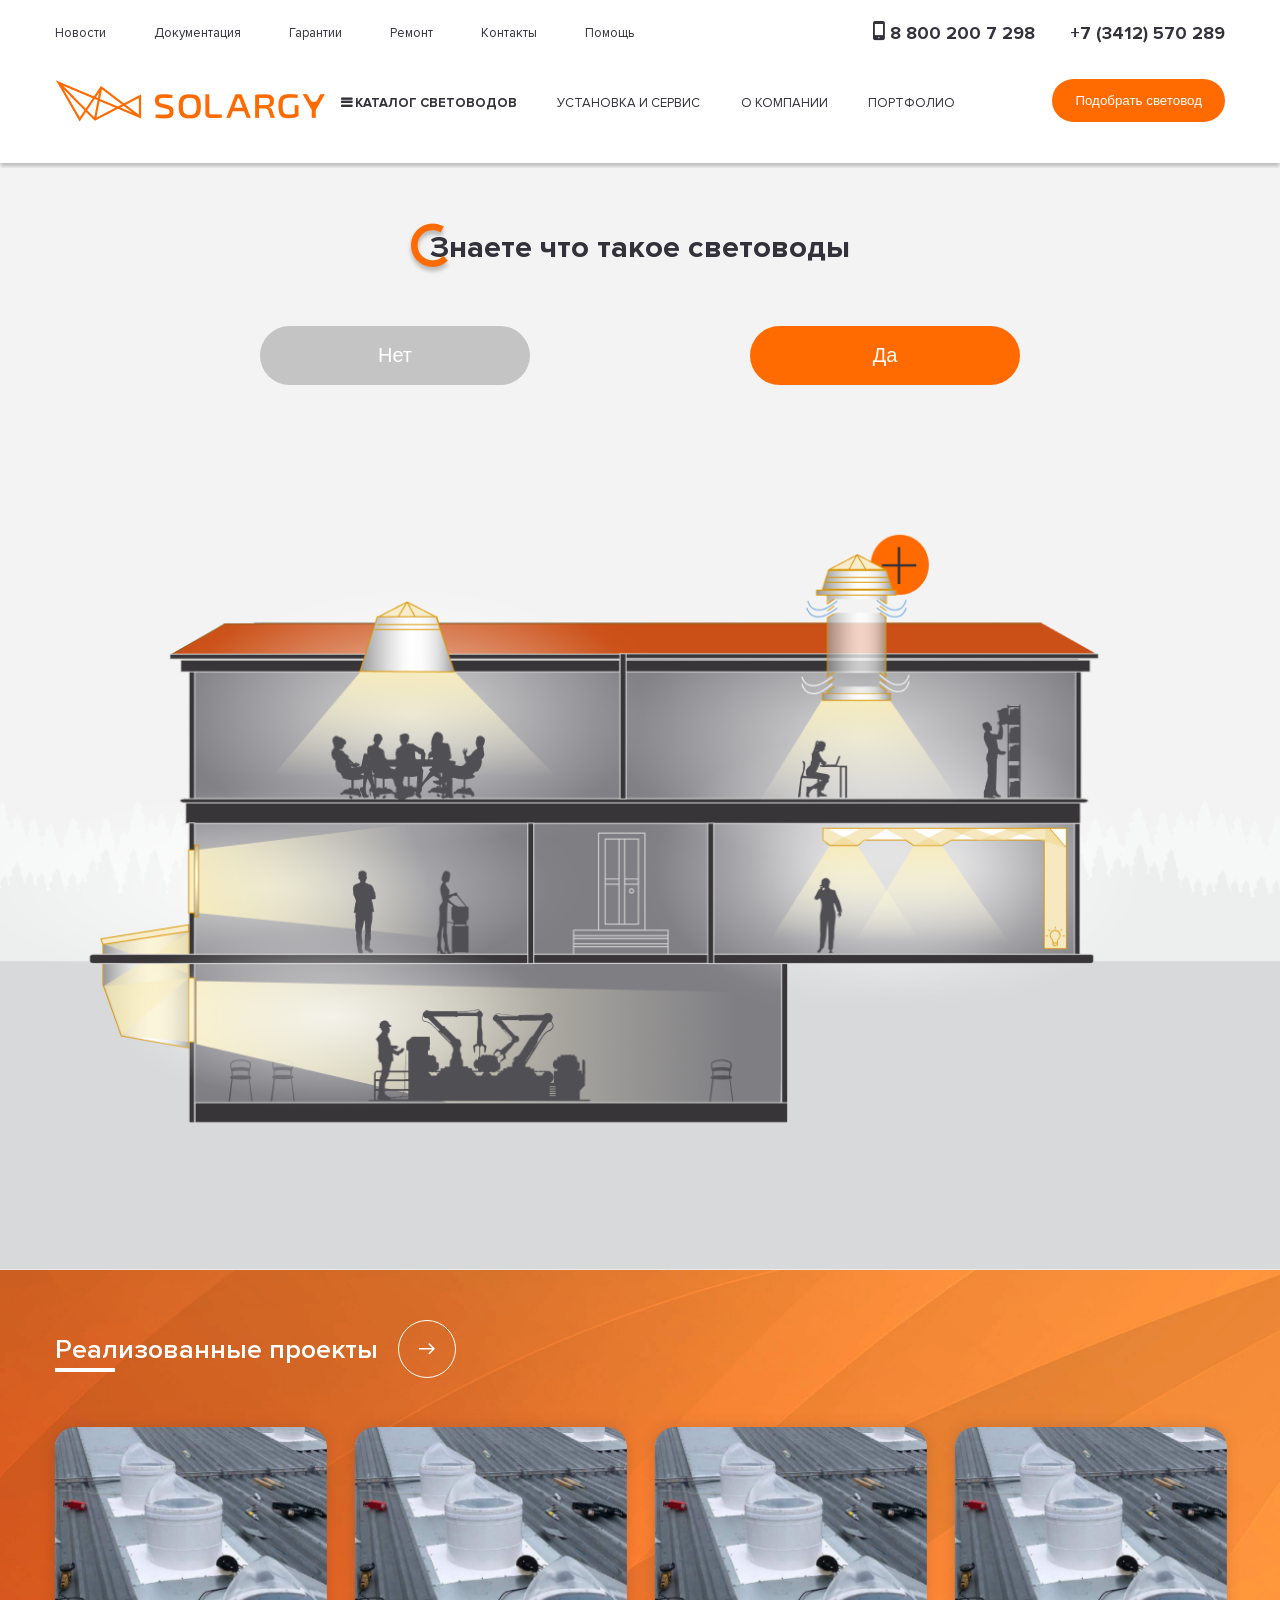
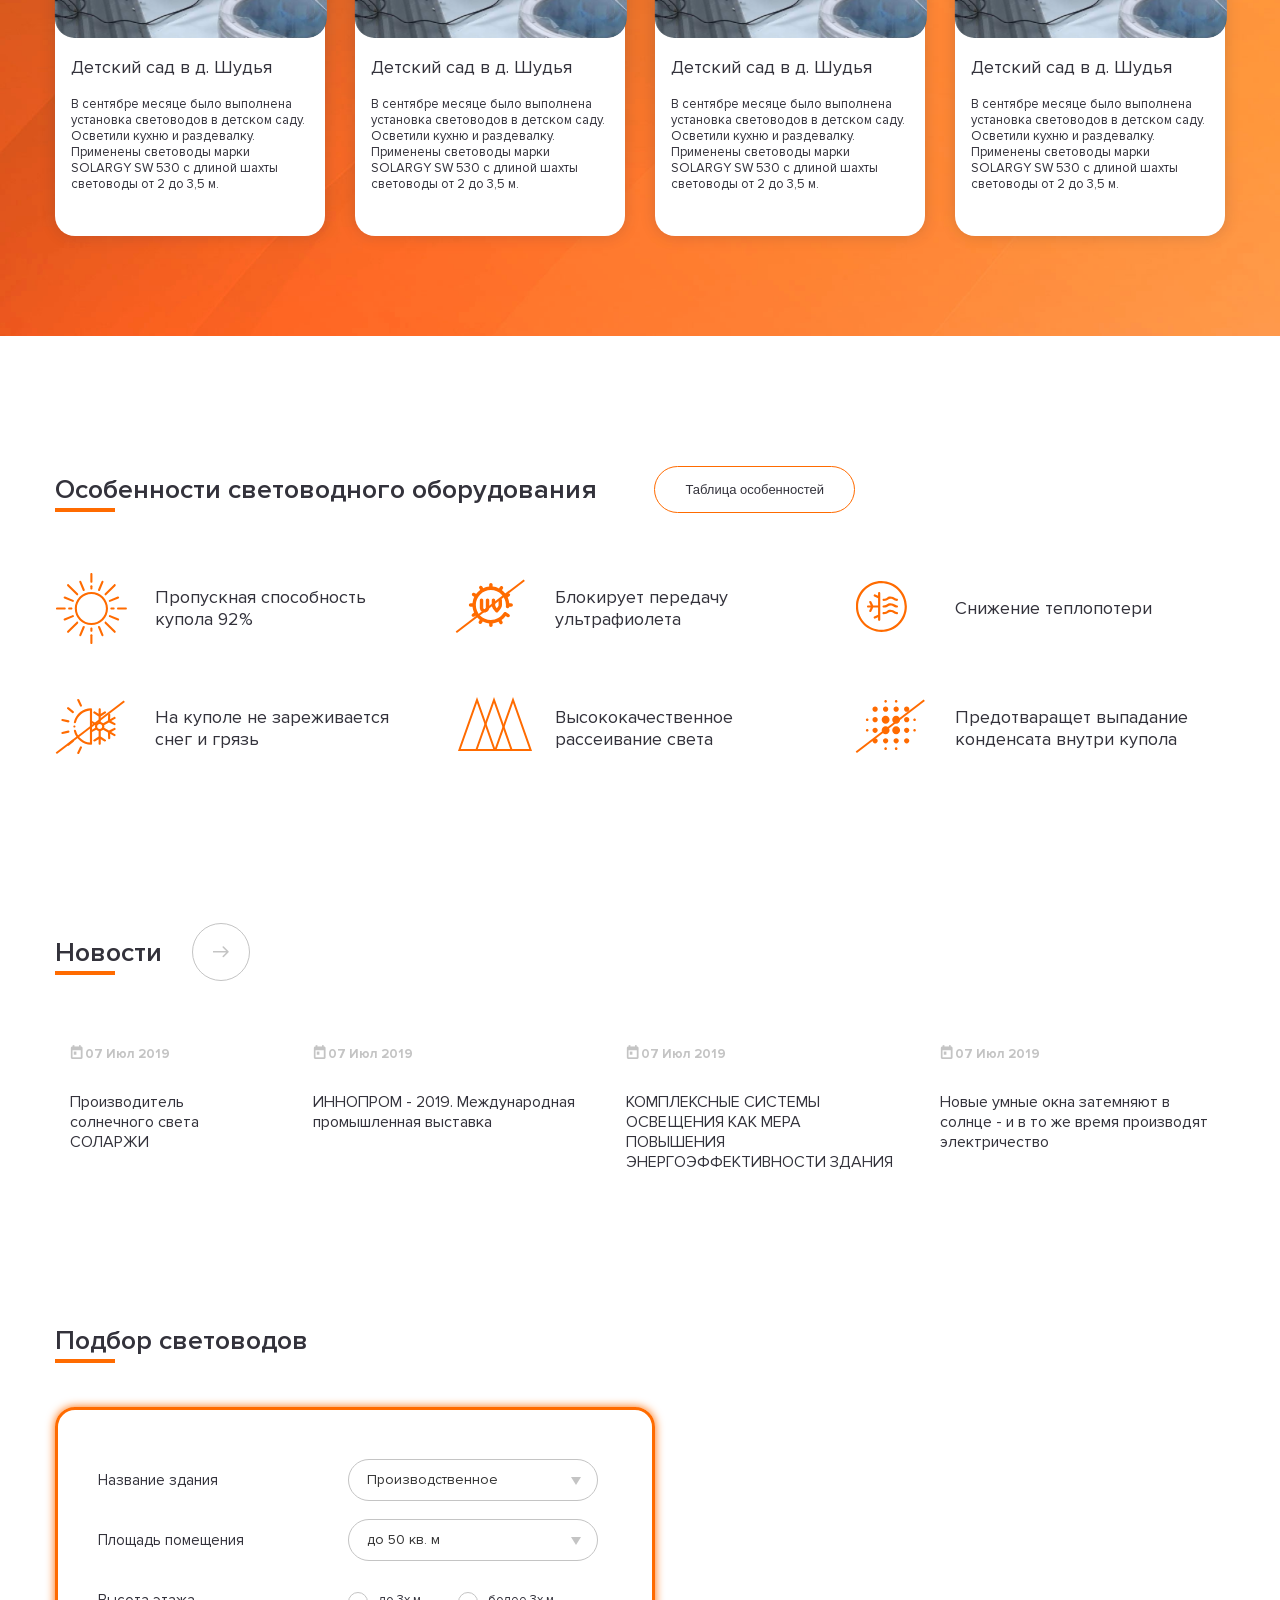
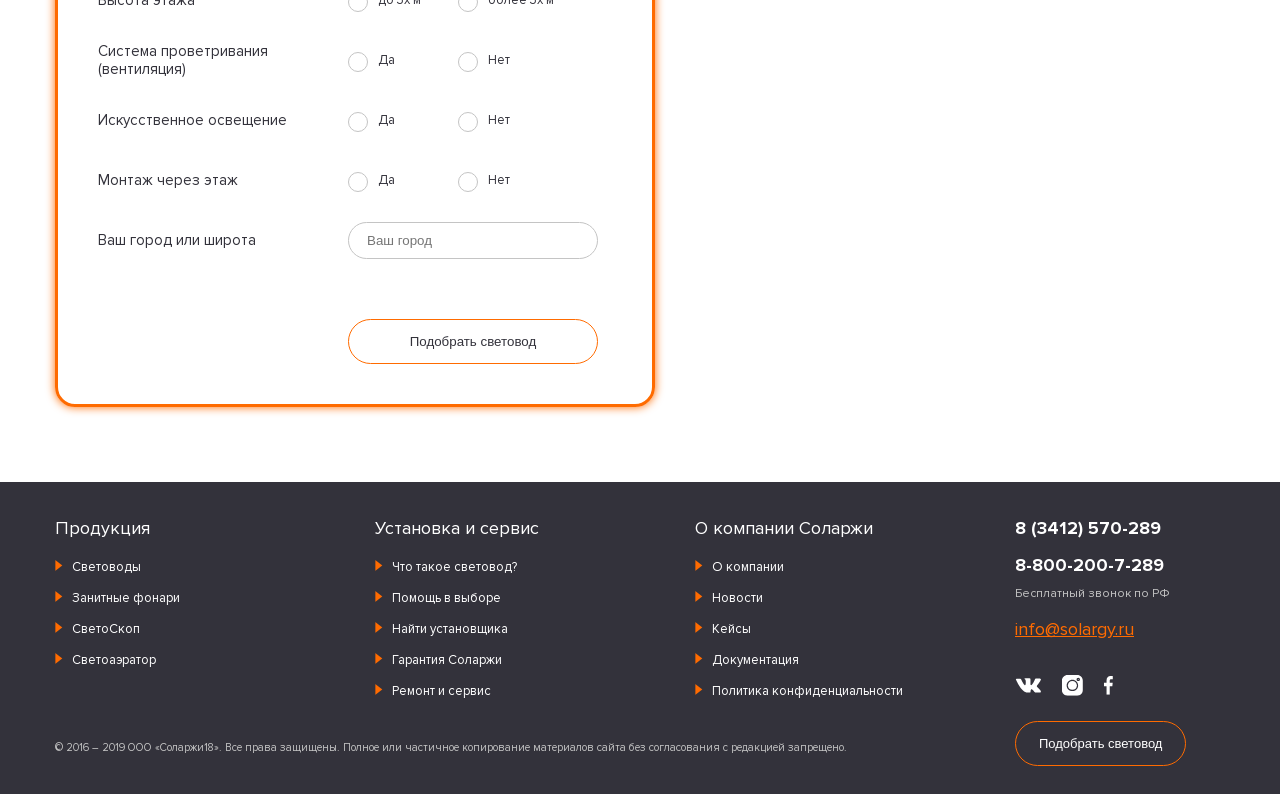
<file: app/index.html>
<!DOCTYPE html>
<html lang="en">
<head>
	<meta charset="UTF-8">
	<meta name="viewport" content="width=device-width, initial-scale=1.0">
	<title>Solargy</title>
	<link rel="stylesheet" href="css/jquery.formstyler.css">
	<link rel="stylesheet" href="css/jquery.formstyler.theme.css">
	<link rel="stylesheet" href="css/fonts.css">
	<link rel="stylesheet" type="text/css" href="fonts/stylesheet.css">
	<link rel="stylesheet" href="css/slyle.css">
	
</head>
<body>
	

	<!--------- Header --------->

	<header>
		<div class="container">
			<div class="header">

				<div class="header__firstline">
					<ul>
						<li><a href="#">Новости</a></li>
						<li><a href="#">Документация</a></li>
						<li><a href="#">Гарантии</a></li>
						<li><a href="#">Ремонт</a></li>
						<li><a href="#">Контакты</a></li>
						<li><a href="#">Помощь</a></li>
					</ul>
					<div class="header-firstline__contacts">
						<a class="header-firstline-contacts__free" href="#">8 800 200 7 298</a>
						<a href="#">+7 (3412) 570 289</a>
					</div>
				</div>

				<div class="header__secondline">
					<div class="header-secondline__about">
						<img src="img/header/logo.png" alt="logo">
						<ul>
							<li><a class="header__catalog" href="#">КАТАЛОГ световодов</a></li>
							<li><a href="#">Установка и сервис</a></li>
							<li><a href="#">О компании</a></li>
							<li><a href="#">Портфолио</a></li>
						</ul>
					</div>	
					<button>Подобрать световод</button>
				</div>

			</div>
			<div class="header-mob">
				<div class="header-mob__burg-btn">
					<div class="header-mob__burg"></div>
				</div>
				<img src="img/header/mlogo.svg" alt="logo">
				<div class="header-mob__circle"></div>
				
			</div>
			<div class="header-mobmenu">
				<div class="header-wrapper">

					<div class="header-wrapper__inner show">
						<div class="header-wrapper__logo">
							<img src="img/header/mlogo.svg" alt="logo">
							<div class="header-wrapper__btn closewrap"></div>
						</div>	
						<div class="header-wrapper__items">
							<button class="catalog__btn">Каталог световодов</button>
							<a href="#">Установка и сервис</a>
							<a href="#">О компании</a>
							<a href="#">Портфолио</a>
							<a href="#">Новости</a>
							<a href="#">Документация</a>
							<a href="#">О Гарантии</a>
							<a href="#">Ремонт</a>
							<a href="#">Контакты</a>
							<a href="#">Помощь</a>
						</div>
					</div>

					<div class="header-wrapper__catalog">
						<div class="header-wrapper__back catalog__btn">
							<div class="header-wrapper-back__arrow"></div>
							<h5>Каталог световодов</h5>
						</div>	
							<div class="header-wrapper__items">
							<a href="#">Документация</a>
							<a href="#">О Гарантии</a>
							<a href="#">Ремонт</a>
							<a href="#">Контакты</a>
							<a href="#">Помощь</a>
						</div>
					</div>

					<div class="footer__item inheader">
						<h3>8 (3412) 570-289</h3>
						<h3>8-800-200-7-289</h3>
						<p>Бесплатный звонок по РФ</p>
						<a href="#">info@solargy.ru</a>
						<div class="footer-item__social">
							<object data="img/footer/vk.svg" type="image/svg+xml"></object>
							<object data="img/footer/inst.svg" type="image/svg+xml"></object>
							<object data="img/footer/fb.svg" type="image/svg+xml"></object>
						</div>
						<button>Подобрать световод</button>
					</div>

				</div>
			</div>	
			
		</div>
	</header>

	<!--------- Intro --------->

	<section class="intro">
		<div class="container">
			<div class="intro__inner">
				<h1>Знаете что такое световоды</h1>
				<div class="intro-inner__buttons">
					<button class="grey" >Нет</button>
					<button>Да</button>
				</div>
			</div>
		</div>
		<div class="intro__home"></div>
	</section>

	<!--------- Projects --------->

	<section class="projects">
		<div class="container">
			<div class="projects__inner">
				<div class="projects-inner__header">
					<article>
						<h2>Реализованные проекты</h2>
					</article>
					<div class="projects-inner-header circle">
					</div>
				</div>

				<div class="project-inner__items">
					<div class="project-inner__item">
						<img src="img/realised-projects/work.png" alt="img">
						<h4>Детский сад в д. Шудья </h4>
						<p>В сентябре месяце было выполнена установка световодов в детском саду. Осветили кухню и раздевалку. Применены световоды марки SOLARGY SW 530 с длиной шахты световоды от 2 до 3,5 м.</p>
					</div>
					<div class="project-inner__item">
						<img src="img/realised-projects/work.png" alt="img">
						<h4>Детский сад в д. Шудья </h4>
						<p>В сентябре месяце было выполнена установка световодов в детском саду. Осветили кухню и раздевалку. Применены световоды марки SOLARGY SW 530 с длиной шахты световоды от 2 до 3,5 м.</p>
					</div>
					<div class="project-inner__item">
						<img src="img/realised-projects/work.png" alt="img">
						<h4>Детский сад в д. Шудья </h4>
						<p>В сентябре месяце было выполнена установка световодов в детском саду. Осветили кухню и раздевалку. Применены световоды марки SOLARGY SW 530 с длиной шахты световоды от 2 до 3,5 м.</p>
					</div>
					<div class="project-inner__item">
						<img src="img/realised-projects/work.png" alt="img">
						<h4>Детский сад в д. Шудья </h4>
						<p>В сентябре месяце было выполнена установка световодов в детском саду. Осветили кухню и раздевалку. Применены световоды марки SOLARGY SW 530 с длиной шахты световоды от 2 до 3,5 м.</p>
					</div>
				</div>
			</div>
		</div>
	</section>

	<!------- Pluses ------->

	<section class="pluses">
		<div class="container">
			<div class="pluses__inner">
				<div class="pluses-inner__head">
					<h2>Особенности световодного оборудования</h2>
					<button>Таблица особенностей</button>
				</div>
				<div class="pluses-inner__items">
					<div class="pluses-inner__item">
						<div class="pluses-inner-item__icon">
							<object data="img/pluses/sun.svg" type="image/svg+xml"></object>
						</div>
						<h4>Пропускная способность купола 92%</h4>
					</div>
					<div class="pluses-inner__item">
						<div class="pluses-inner-item__icon">
							<object data="img/pluses/block.svg" type="image/svg+xml"></object>
						</div>	
						<h4>Блокирует передачу ультрафиолета</h4>
					</div>
					<div class="pluses-inner__item">
						<div class="pluses-inner-item__icon">
							<object data="img/pluses/termo.svg" type="image/svg+xml"></object>
						</div>	
						<h4>Снижение теплопотери</h4>
					</div>
					<div class="pluses-inner__item">
						<div class="pluses-inner-item__icon">
							<object data="img/pluses/snow.svg" type="image/svg+xml"></object>
						</div>	
						<h4>На куполе не зареживается снег и грязь</h4>
					</div>
					<div class="pluses-inner__item">
						<div class="pluses-inner-item__icon">
							<object data="img/pluses/value.svg" type="image/svg+xml"></object>
						</div>	
						<h4>Высококачественное рассеивание света</h4>
					</div>
					<div class="pluses-inner__item">
						<div class="pluses-inner-item__icon">
							<object data="img/pluses/condens.svg" type="image/svg+xml"></object>
						</div>	
						<h4>Предотваращет выпадание конденсата внутри купола</h4>
					</div>
				</div>
			</div>
		</div>
	</section>

	<!------- News ------->

	<section class="news">
		<div class="container">
			<div class="news__inner">
				<div class="news-inner__head">
					<h2>Новости</h2>
					<div class="news-inner-head circle"></div>
				</div>
				<div class="news-inner__items">
					<div class="news-inner__item">
						<h5>07 Июл 2019</h5>
						<p>Производитель солнечного света СОЛАРЖИ</p>
					</div>
					<div class="news-inner__item">
						<h5>07 Июл 2019</h5>
						<p>ИННОПРОМ - 2019. Международная промышленная выставка</p>
					</div>
					<div class="news-inner__item">
						<h5>07 Июл 2019</h5>
						<p>КОМПЛЕКСНЫЕ СИСТЕМЫ ОСВЕЩЕНИЯ КАК МЕРА ПОВЫШЕНИЯ ЭНЕРГОЭФФЕКТИВНОСТИ ЗДАНИЯ</p>
					</div>
					<div class="news-inner__item">
						<h5>07 Июл 2019</h5>
						<p>Новые умные окна затемняют в солнце - и в то же время производят электричество</p>
					</div>
				</div>
			</div>
		</div>
	</section>

	<!------- Selection ------->

	<section class="selection">
		<div class="container">
			<div class="selection__inner">
				<h2>Подбор световодов</h2>

				<div class="selection__calc">
					<div class="selection-calc__form">
						<div class="selection-calc-form__item">
							<p>Название здания</p>
						</div>
						<div class="selection-calc-form__item">
							<select name="type" id="type">
								<option value="1">Производственное</option>
								<option value="2">Техническое</option>
								<option value="3">Производственное</option>
								<option value="4">Производственное</option>
							</select>
						</div>
						<div class="selection-calc-form__item">
							<p>Площадь помещения</p>
						</div>
						<div class="selection-calc-form__item">
							<select name="space" id="space">
								<option value="1">до 50 кв. м</option>
								<option value="2">до 150 кв. м</option>
								<option value="3">до 250 кв. м</option>
								<option value="4">до 500 кв. м</option>
							</select>
						</div>
						<div class="selection-calc-form__item">
							<p>Высота этажа</p>
						</div>
						<div class="selection-calc-form__item">
							<div class="selection-form-radio__item">
								<input class="selection-form-radio__input" id="radio-h_1" type="radio" name="height">
								<label class="selection-form-radio__label" for="radio-h_1">до 3х м</label>
							</div>

							<div class="selection-form-radio__item">
								<input class="selection-form-radio__input" id="radio-h_2" type="radio" name="height">
								<label class="selection-form-radio__label" for="radio-h_2">более 3х м</label>
							</div>
						</div>
						<div class="selection-calc-form__item">
							<p>Система проветривания (вентиляция)</p>
						</div>
						<div class="selection-calc-form__item">
							<div class="selection-form-radio__item">
								<input class="selection-form-radio__input" id="radio-vent_1" type="radio" name="ventilation">
								<label class="selection-form-radio__label" for="radio-vent_1">Да</label>
							</div>

							<div class="selection-form-radio__item">
								<input class="selection-form-radio__input" id="radio-vent_2" type="radio" name="ventilation">
								<label class="selection-form-radio__label" for="radio-vent_2">Нет</label>
							</div>
						</div>
						<div class="selection-calc-form__item">
							<p>Искусственное освещение</p>
						</div>
						<div class="selection-calc-form__item">
							<div class="selection-form-radio__item">
								<input class="selection-form-radio__input" id="radio-light_1" type="radio" name="light">
								<label class="selection-form-radio__label" for="radio-light_1">Да</label>
							</div>

							<div class="selection-form-radio__item">
								<input class="selection-form-radio__input" id="radio-light_2" type="radio" name="light">
								<label class="selection-form-radio__label" for="radio-light_2">Нет</label>
							</div>
						</div>
						<div class="selection-calc-form__item">
							<p>Монтаж через этаж</p>
						</div>
						<div class="selection-calc-form__item">
							<div class="selection-form-radio__item">
								<input class="selection-form-radio__input" id="radio-across_1" type="radio" name="across">
								<label class="selection-form-radio__label" for="radio-across_1">Да</label>
							</div>

							<div class="selection-form-radio__item">
								<input class="selection-form-radio__input" id="radio-across_2" type="radio" name="across">
								<label class="selection-form-radio__label" for="radio-across_2">Нет</label>
							</div>	
						</div>
						<div class="selection-calc-form__item">
							<p>Ваш город или широта</p>
						</div>
						<div class="selection-calc-form__item">
							<input class="selection-form__town" placeholder="Ваш город" type="text">
						</div>
						<div class="selection-calc-form__item"></div>
						<div class="selection-calc-form__btn">
							<button id="selection-choose">Подобрать световод</button>
						</div>
					</div>
					
					<div class="selection-calc__result">
						<h3>Расчет количества световодов</h3>
						<div class="selection-calc-result__item">
							<h4>Световод SW 250</h4>
							<div class="dots"></div>
							<h4 class="calc__results">999</h4>
							<h4>шт</h4>
						</div>
						<div class="selection-calc-result__item">
							<h4>Световод SW 250</h4>
							<div class="dots"></div>
							<h4 class="calc__results">999</h4>
							<h4>шт</h4>
						</div>
						<div class="selection-calc-result__item">
							<h4>Световод SW 250</h4>
							<div class="dots"></div>
							<h4 class="calc__results">999</h4>
							<h4>шт</h4>
						</div>
						<div class="selection-calc-result__item">
							<h4>Световод SW 250</h4>
							<div class="dots"></div>
							<h4 class="calc__results">999</h4>
							<h4>шт</h4>
						</div>
						<div class="selection-calc-result__item">
							<h4>Световод SW 250</h4>
							<div class="dots"></div>
							<h4 class="calc__results">999</h4>
							<h4>шт</h4>
						</div>
						<div class="selection-calc-result__send">
							<h4>Отправить себе на почту</h4>
							<form class="selection-calc-result__form" action="#">
								<input type="email" placeholder="Ваш email:">
								<button>Отправить</button>

							</form>
						</div>
					</div>

				</div>

			</div>
		</div>
	</section>

	<!------- Footer ------->

	<footer>
		<div class="container">
			<div class="footer">
				<div class="footer__items">
					<div class="footer__item">
						<h4 class="footer__wrap">Продукция</h4>
						<ul>
							<li><a href="#">Световоды</a></li>
							<li><a href="#">Занитные фонари</a></li>
							<li><a href="#">СветоСкоп</a></li>
							<li><a href="#">Светоаэратор</a></li>
						</ul>
					</div>
					<div class="footer__item">
						<h4 class="footer__wrap">Установка и сервис</h4>
						<ul>
							<li><a href="#">Что такое световод?</a></li>
							<li><a href="#">Помощь в выборе</a></li>
							<li><a href="#">Найти установщика</a></li>
							<li><a href="#">Гарантия Соларжи</a></li>
							<li><a href="#">Ремонт и сервис</a></li>
						</ul>
					</div>
					<div class="footer__item">
						<h4 class="footer__wrap">О компании Соларжи</h4>
						<ul>
							<li><a href="#">О компании</a></li>
							<li><a href="#">Новости</a></li>
							<li><a href="#">Кейсы</a></li>
							<li><a href="#">Документация</a></li>
							<li><a href="#">Политика конфиденциальности</a></li>
						</ul>
					</div>
					<div class="footer__item">
						<h3>8 (3412) 570-289</h3>
						<h3>8-800-200-7-289</h3>
						<p>Бесплатный звонок по РФ</p>
						<a href="#">info@solargy.ru</a>
						<div class="footer-item__social">
							<object data="img/footer/vk.svg" type="image/svg+xml"></object>
							<object data="img/footer/inst.svg" type="image/svg+xml"></object>
							<object data="img/footer/fb.svg" type="image/svg+xml"></object>
						</div>
						<button>Подобрать световод</button>
					</div>
				</div>
				<p>© 2016 – 2019 ООО «Соларжи18». Все права защищены. Полное или частичное копирование материалов сайта без согласования с редакцией запрещено.</p>
			</div>
		</div>
	</footer>

	
	<script src="https://ajax.googleapis.com/ajax/libs/jquery/3.4.1/jquery.min.js"></script>		
	<script src="js/jquery.formstyler.min.js"></script>
	<script src="js/main.js"></script>
</body>
</html>
</file>
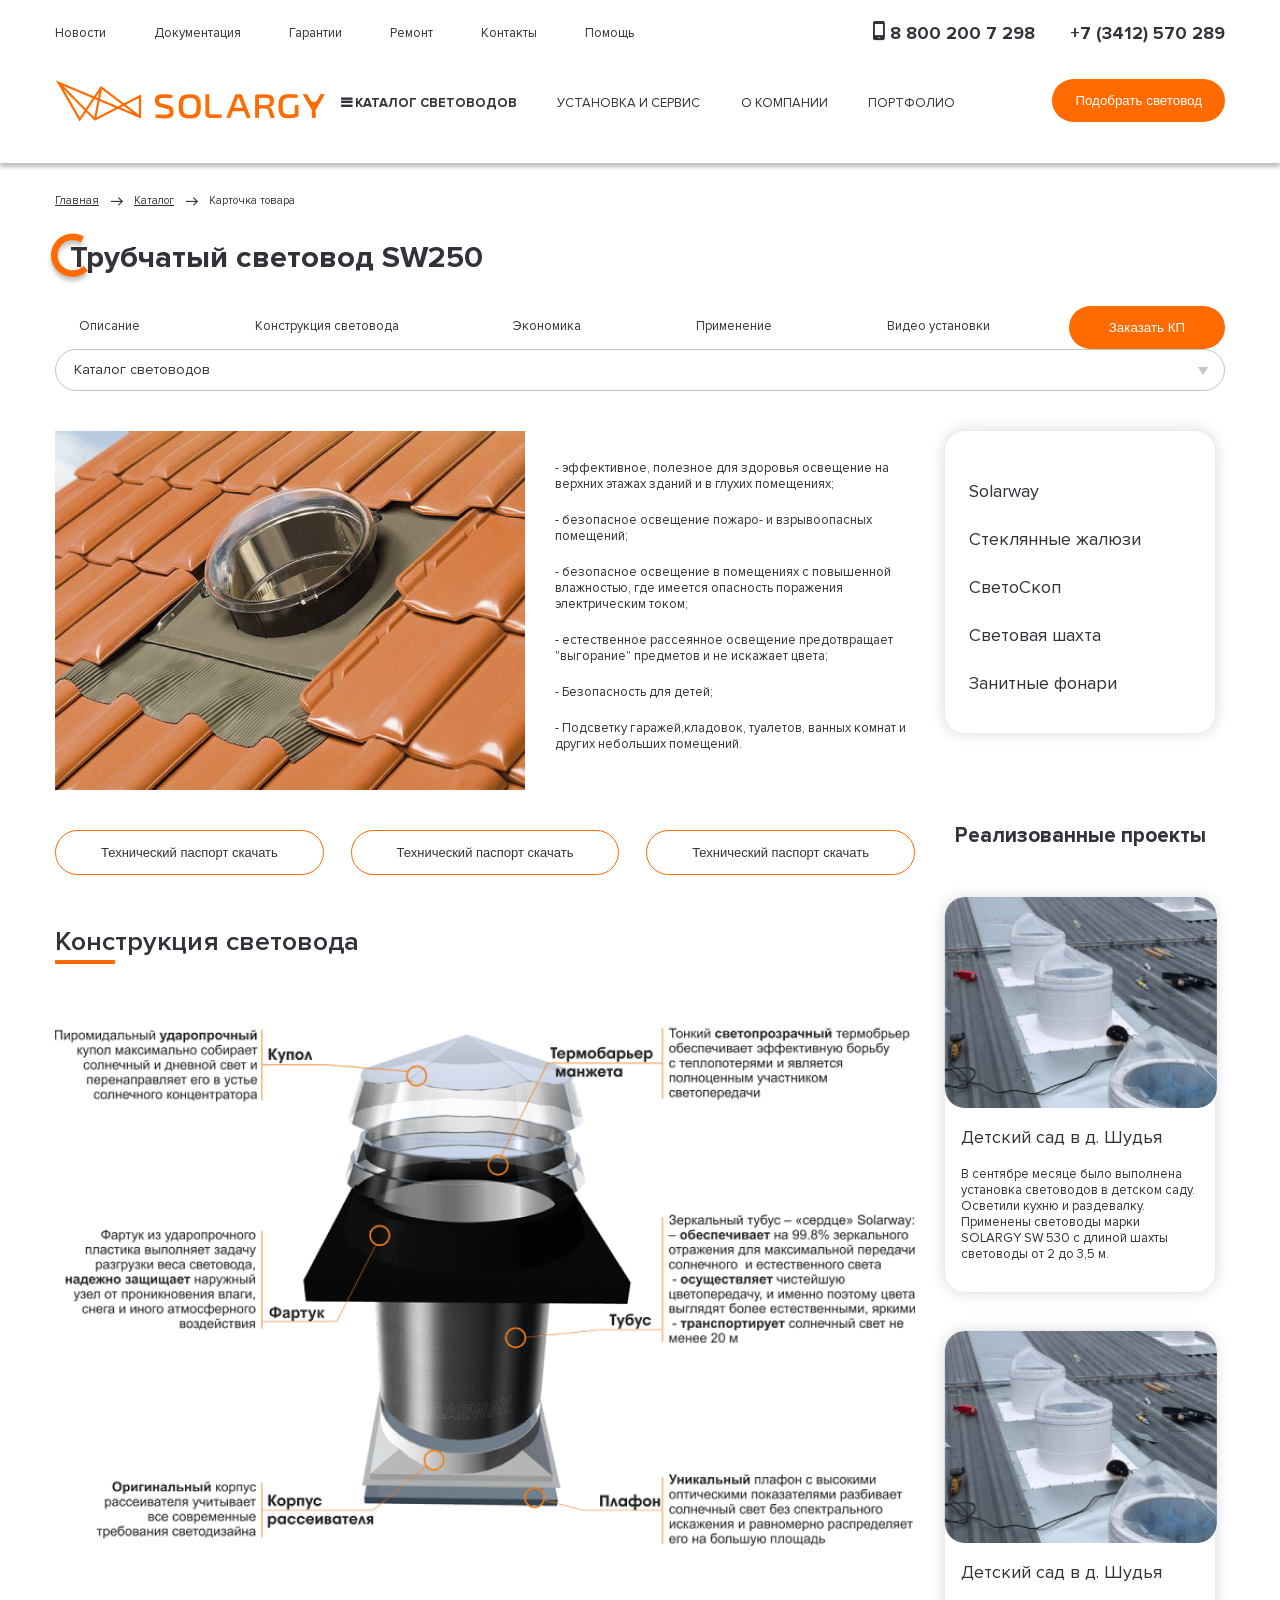
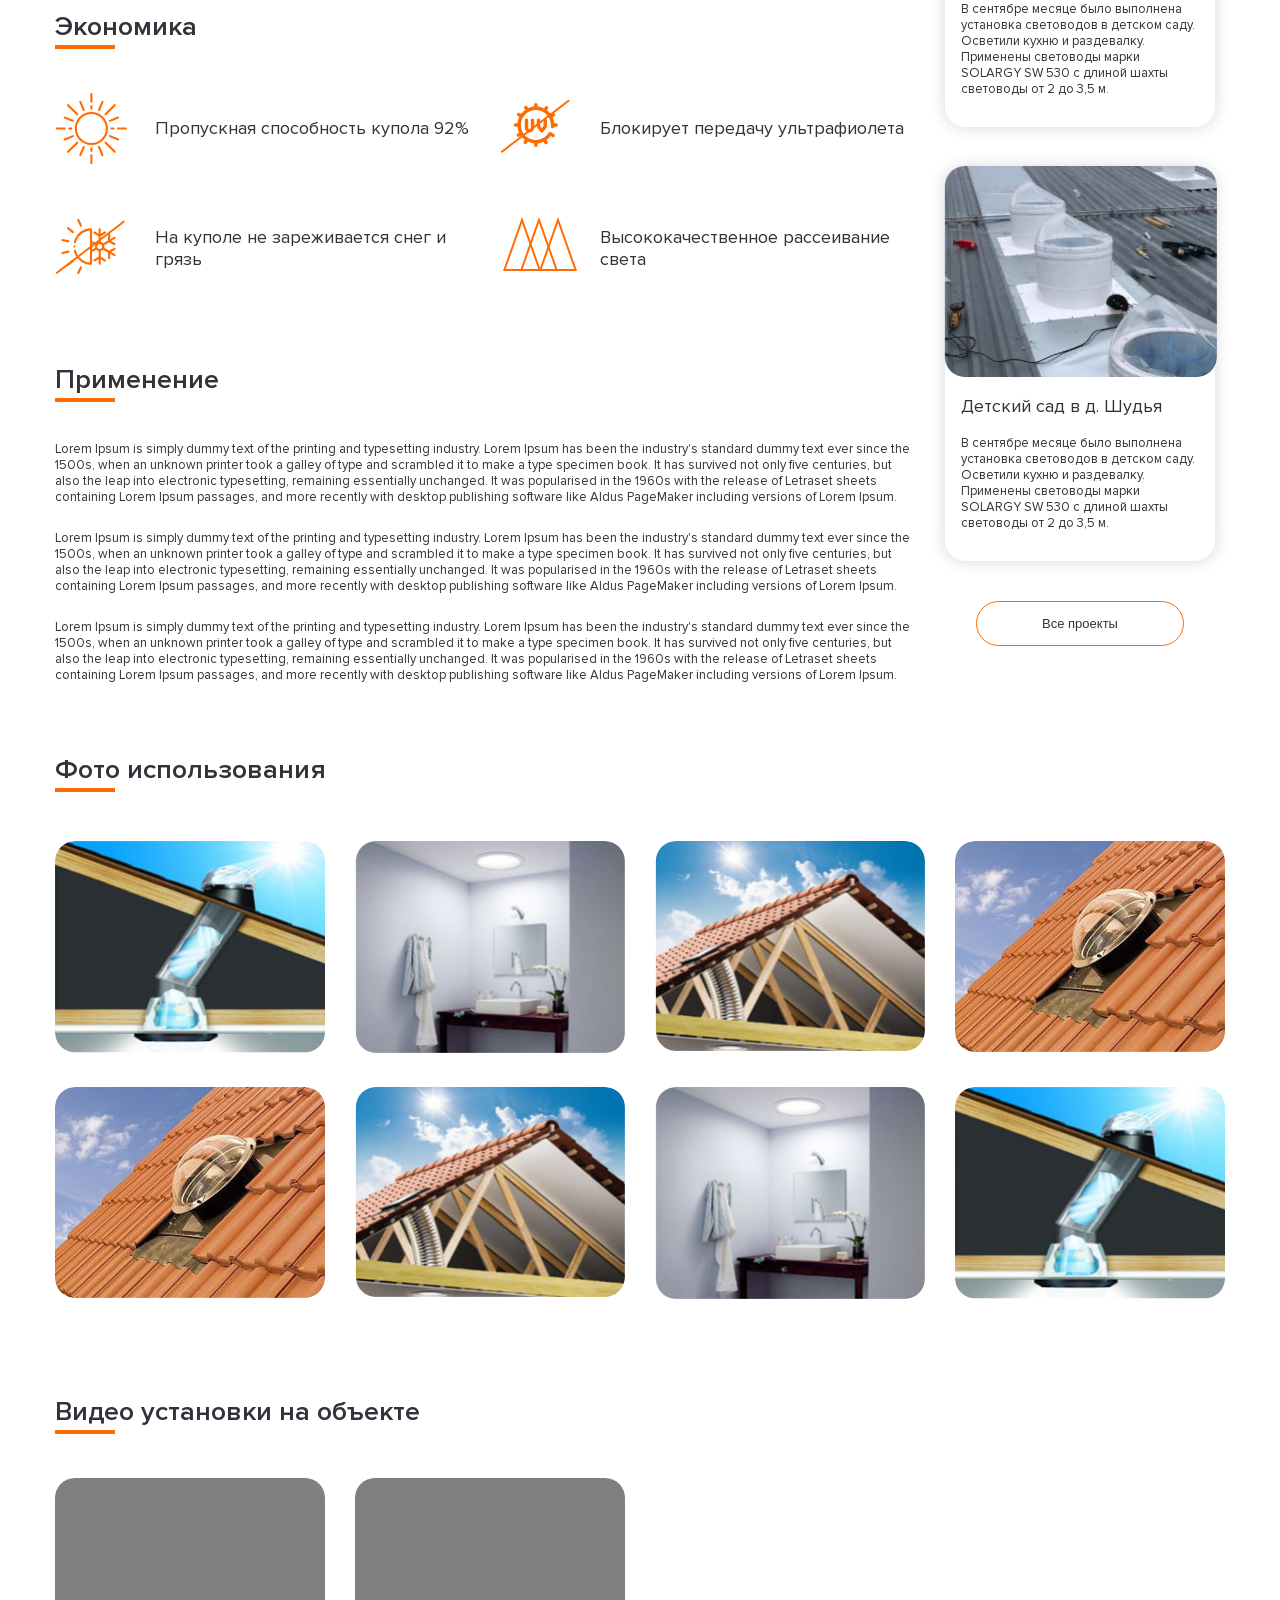
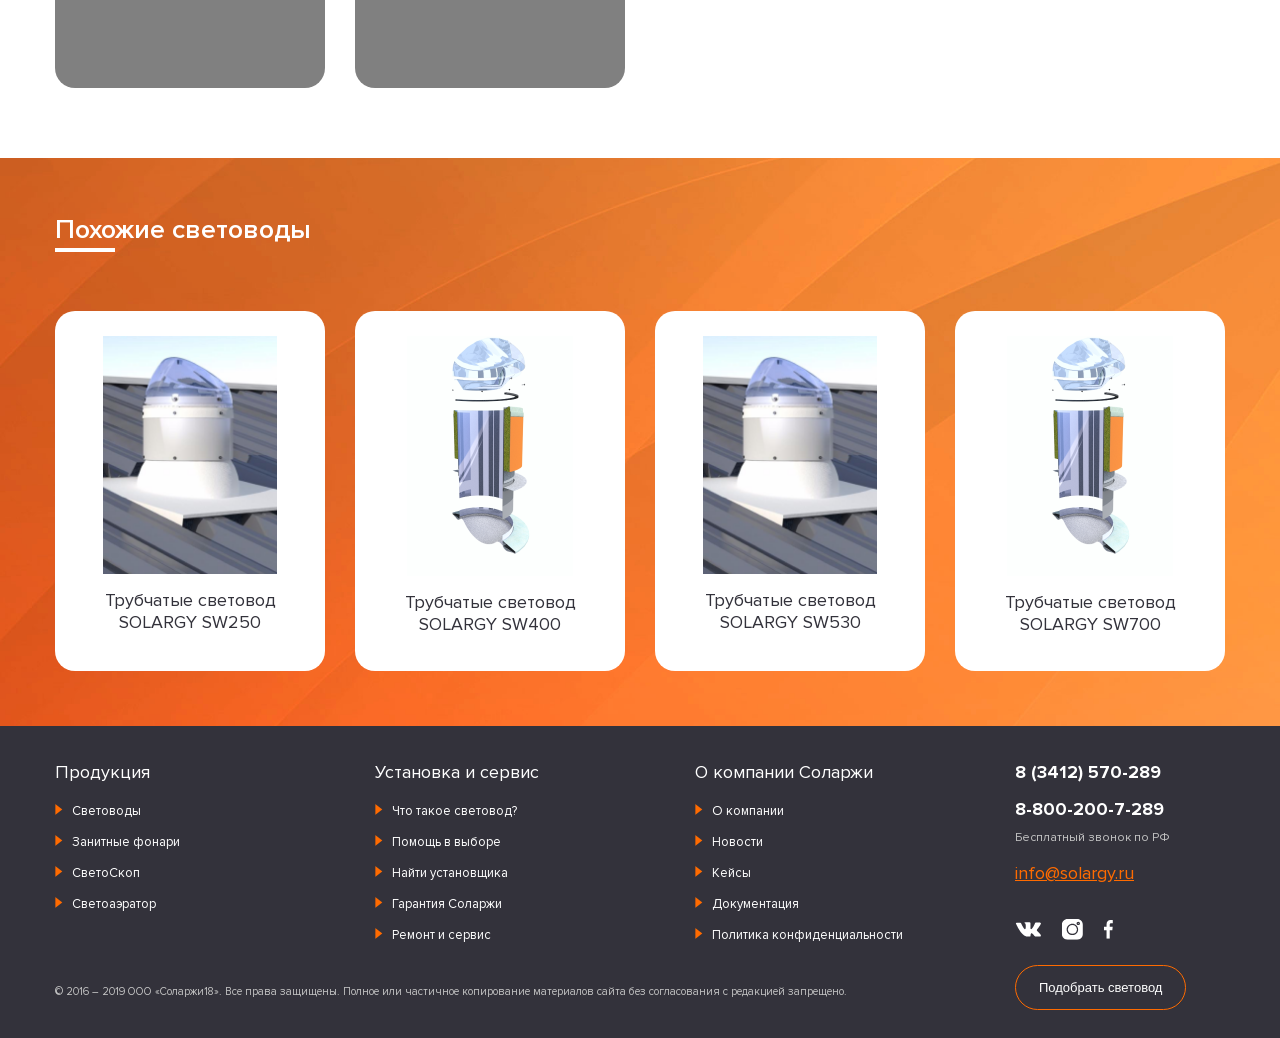
<file: app/cartcatalog.html>
<!DOCTYPE html>
<html lang="en">
<head>
	<meta charset="UTF-8">
	<meta name="viewport" content="width=device-width, initial-scale=1.0">
	<title>cartcatalog</title>
	<link rel="stylesheet" href="css/jquery.formstyler.css">
	<link rel="stylesheet" href="css/jquery.formstyler.theme.css">
	<link rel="stylesheet" href="css/fonts.css">
	<link rel="stylesheet" type="text/css" href="fonts/stylesheet.css">
	<link rel="stylesheet" href="css/slyle.css">
	
</head>
<body>

  <!--------- Header --------->

	<header>
		<div class="container">
			<div class="header">

				<div class="header__firstline">
					<ul>
						<li><a href="#">Новости</a></li>
						<li><a href="#">Документация</a></li>
						<li><a href="#">Гарантии</a></li>
						<li><a href="#">Ремонт</a></li>
						<li><a href="#">Контакты</a></li>
						<li><a href="#">Помощь</a></li>
					</ul>
					<div class="header-firstline__contacts">
						<a class="header-firstline-contacts__free" href="#">8 800 200 7 298</a>
						<a href="#">+7 (3412) 570 289</a>
					</div>
				</div>

				<div class="header__secondline">
					<div class="header-secondline__about">
						<img src="img/header/logo.png" alt="logo">
						<ul>
							<li><a class="header__catalog" href="#">КАТАЛОГ световодов</a></li>
							<li><a href="#">Установка и сервис</a></li>
							<li><a href="#">О компании</a></li>
							<li><a href="#">Портфолио</a></li>
						</ul>
					</div>	
					<button>Подобрать световод</button>
				</div>

			</div>
			<div class="header-mob">
				<div class="header-mob__burg-btn">
					<div class="header-mob__burg"></div>
				</div>
				<img src="img/header/mlogo.svg" alt="logo">
				<div class="header-mob__circle"></div>
				
			</div>
			<div class="header-mobmenu">
				<div class="header-wrapper">

					<div class="header-wrapper__inner show">
						<div class="header-wrapper__logo">
							<img src="img/header/mlogo.svg" alt="logo">
							<div class="header-wrapper__btn closewrap"></div>
						</div>	
						<div class="header-wrapper__items">
							<button class="catalog__btn">Каталог световодов</button>
							<a href="#">Установка и сервис</a>
							<a href="#">О компании</a>
							<a href="#">Портфолио</a>
							<a href="#">Новости</a>
							<a href="#">Документация</a>
							<a href="#">О Гарантии</a>
							<a href="#">Ремонт</a>
							<a href="#">Контакты</a>
							<a href="#">Помощь</a>
						</div>
					</div>

					<div class="header-wrapper__catalog">
						<div class="header-wrapper__back catalog__btn">
							<div class="header-wrapper-back__arrow"></div>
							<h5>Каталог световодов</h5>
						</div>	
							<div class="header-wrapper__items">
							<a href="#">Документация</a>
							<a href="#">О Гарантии</a>
							<a href="#">Ремонт</a>
							<a href="#">Контакты</a>
							<a href="#">Помощь</a>
						</div>
					</div>

					<div class="footer__item inheader">
						<h3>8 (3412) 570-289</h3>
						<h3>8-800-200-7-289</h3>
						<p>Бесплатный звонок по РФ</p>
						<a href="#">info@solargy.ru</a>
						<div class="footer-item__social">
							<object data="img/footer/vk.svg" type="image/svg+xml"></object>
							<object data="img/footer/inst.svg" type="image/svg+xml"></object>
							<object data="img/footer/fb.svg" type="image/svg+xml"></object>
						</div>
						<button>Подобрать световод</button>
					</div>

				</div>
			</div>	
			
		</div>
	</header>

	<!--------- Lighter --------->
	
	<div class="line-links">
    <div class="container">
      <div class="line-links__inner">
        <ul>
          <li><a href="#">Главная</a></li>
          <li><a href="#">Каталог</a></li>
          <li><a href="#">Карточка товара</a></li>
				</ul>
      </div>
    </div>
  </div>

  <section class="lighter">
    <div class="container">
      <div class="lighter__inner">
				<h1>Трубчатый световод SW250</h1>
				<div class="lighter__nav">
					<ul>
						<li><a href="#">Описание</a></li>
						<li><a href="#">Конструкция световода</a></li>
						<li><a href="#">Экономика</a></li>
						<li><a href="#">Применение</a></li>
						<li><a href="#">Видео установки</a></li>
					</ul>
					<button>Заказать КП</button>
				</div>
				<div class="lighter__select">
					<select name="catalog" id="1">
						<option value="1">Каталог световодов</option>
						<option value="1">Solarway</option>
						<option value="1">Стеклянные жалюзи </option>
						<option value="1">СветоСкоп</option>
						<option value="1">Световая шахта</option>
						<option value="1">Занитные фонари</option>
					</select>
				</div>
      </div>
    </div>
	</section>
	
	<!--------- Main --------->
  
	<main class="main">
		<div class="container">
			<div class="main__inner">
				<div class="main__left">
					<div class="info">
						<div class="object__items">
							<img src="img/info/1.png" alt="img">
							<div class="object-items__text">
								<p>- эффективное, полезное для здоровья освещение на верхних этажах зданий и в глухих помещениях;</p>
								<p>- безопасное освещение пожаро- и взрывоопасных помещений;</p>
								<p>- безопасное освещение в помещениях с повышенной влажностью, где имеется опасность поражения электрическим током;</p>
								<p>- естественное рассеянное освещение предотвращает "выгорание" предметов и не искажает цвета;</p>
								<p>- Безопасность для детей;</p>
								<p>- Подсветку гаражей,кладовок, туалетов, ванных комнат и других небольших помещений.</p>
							</div>
						</div>
					</div>
					<div class="button-line">
						<button>Технический паспорт скачать</button>
						<button>Технический паспорт скачать</button>
						<button>Технический паспорт скачать</button>
					</div>

					<!------ Construction ------->

					<section class="construction">
						<h2>Конструкция световода</h2>
						<div class="construction__inner">
							<img src="img/construction.png" alt="img">
						</div>
					</section>

					<!------ Economy ------->

					<section class="economy">
						<h2>Экономика</h2>
						<div class="pluses-inner__items">
							<div class="pluses-inner__item">
								<div class="pluses-inner-item__icon">
									<object data="img/pluses/sun.svg" type="image/svg+xml"></object>
								</div>
								<h4>Пропускная способность купола 92%</h4>
							</div>
							<div class="pluses-inner__item">
								<div class="pluses-inner-item__icon">
									<object data="img/pluses/block.svg" type="image/svg+xml"></object>
								</div>	
								<h4>Блокирует передачу ультрафиолета</h4>
							</div>
							<div class="pluses-inner__item">
								<div class="pluses-inner-item__icon">
									<object data="img/pluses/snow.svg" type="image/svg+xml"></object>
								</div>	
								<h4>На куполе не зареживается снег и грязь</h4>
							</div>
							<div class="pluses-inner__item">
								<div class="pluses-inner-item__icon">
									<object data="img/pluses/value.svg" type="image/svg+xml"></object>
								</div>	
								<h4>Высококачественное рассеивание света</h4>
							</div>
						</div>
					</section>

					<!------ Use ------->
					<section class="use">
						<h2>Применение</h2>
						<p>Lorem Ipsum is simply dummy text of the printing and typesetting industry. Lorem Ipsum has been the industry's standard dummy text ever since the 1500s, when an unknown printer took a galley of type and scrambled it to make a type specimen book. It has survived not only five centuries, but also the leap into electronic typesetting, remaining essentially unchanged. It was popularised in the 1960s with the release of Letraset sheets containing Lorem Ipsum passages, and more recently with desktop publishing software like Aldus PageMaker including versions of Lorem Ipsum.</p>
						<p>Lorem Ipsum is simply dummy text of the printing and typesetting industry. Lorem Ipsum has been the industry's standard dummy text ever since the 1500s, when an unknown printer took a galley of type and scrambled it to make a type specimen book. It has survived not only five centuries, but also the leap into electronic typesetting, remaining essentially unchanged. It was popularised in the 1960s with the release of Letraset sheets containing Lorem Ipsum passages, and more recently with desktop publishing software like Aldus PageMaker including versions of Lorem Ipsum.</p>
						<p>Lorem Ipsum is simply dummy text of the printing and typesetting industry. Lorem Ipsum has been the industry's standard dummy text ever since the 1500s, when an unknown printer took a galley of type and scrambled it to make a type specimen book. It has survived not only five centuries, but also the leap into electronic typesetting, remaining essentially unchanged. It was popularised in the 1960s with the release of Letraset sheets containing Lorem Ipsum passages, and more recently with desktop publishing software like Aldus PageMaker including versions of Lorem Ipsum.</p>
					</section>
				</div>
				<div class="main__right">
					<div class="main__menu">
						<ul>
							<li>Solarway</li>
							<li>Стеклянные жалюзи</li>
							<li>СветоСкоп</li>
							<li>Световая шахта</li>
							<li>Занитные фонари</li>
						</ul>
					</div>
					<h3>Реализованные проекты</h3>
					<div class="project-inner__items">
						<div class="project-inner__item">
							<img src="img/realised-projects/work.png" alt="img">
							<h4>Детский сад в д. Шудья </h4>
							<p>В сентябре месяце было выполнена установка световодов в детском саду. Осветили кухню и раздевалку. Применены световоды марки SOLARGY SW 530 с длиной шахты световоды от 2 до 3,5 м.</p>
						</div>
						<div class="project-inner__item">
							<img src="img/realised-projects/work.png" alt="img">
							<h4>Детский сад в д. Шудья </h4>
							<p>В сентябре месяце было выполнена установка световодов в детском саду. Осветили кухню и раздевалку. Применены световоды марки SOLARGY SW 530 с длиной шахты световоды от 2 до 3,5 м.</p>
						</div>
						<div class="project-inner__item">
							<img src="img/realised-projects/work.png" alt="img">
							<h4>Детский сад в д. Шудья </h4>
							<p>В сентябре месяце было выполнена установка световодов в детском саду. Осветили кухню и раздевалку. Применены световоды марки SOLARGY SW 530 с длиной шахты световоды от 2 до 3,5 м.</p>
						</div>
					</div>
					<button>Все проекты</button>
				</div>
			</div>
		</div>
	</main>

	<!--------- Photo --------->

	<section class="photo">
		<div class="container">
			<div class="photo__inner">
				<h2>Фото использования</h2>
				<div class="photo__items">
					<div class="photo__item">
						<img src="img/photo/1.png" alt="img">
					</div>
					<div class="photo__item">
						<img src="img/photo/2.png" alt="img">
					</div>
					<div class="photo__item">
						<img src="img/photo/3.png" alt="img">
					</div>
					<div class="photo__item">
						<img src="img/photo/4.png" alt="img">
					</div>
					<div class="photo__item">
						<img src="img/photo/4.png" alt="img">
					</div>
					<div class="photo__item">
						<img src="img/photo/3.png" alt="img">
					</div>
					<div class="photo__item">
						<img src="img/photo/2.png" alt="img">
					</div>
					<div class="photo__item">
						<img src="img/photo/1.png" alt="img">
					</div>
				</div>
			</div>
		</div>
	</section>

	<!--------- Video --------->

	<section class="video">
		<div class="container">
			<div class="video__inner">
				<h2>Видео установки на объекте</h2>
				<div class="video__items">
					<div class="video__item"></div>
					<div class="video__item"></div>
				</div>
			</div>
		</div>
	</section>

	<!--------- Instruments --------->

  <section class="instuments cart">
		<div class="container">
			<div class="instruments__inner">
				<h2>Похожие световоды</h2>
				<div class="instuments__items">
					<div class="instuments__item">
						<img src="img/instruments/pipe.png" alt="img">
						<h4>Трубчатые световод SOLARGY SW250</h4>
					</div>
					<div class="instuments__item">
						<img src="img/instruments/pipe2.png" alt="img">
						<h4>Трубчатые световод SOLARGY SW400</h4>
					</div>
					<div class="instuments__item">
						<img src="img/instruments/pipe.png" alt="img">
						<h4>Трубчатые световод SOLARGY SW530</h4>
					</div>
					<div class="instuments__item">
						<img src="img/instruments/pipe2.png" alt="img">
						<h4>Трубчатые световод SOLARGY SW700</h4>       
					</div>
				</div>
			</div>
		</div>
	</section>

	<!------- Projects ------->

	<section class="projects cart">
		<div class="container">
			<div class="projects__inner">
				<div class="projects-inner__header">
					<article>
						<h2>Реализованные проекты</h2>
					</article>
					<div class="projects-inner-header circle">
					</div>
				</div>

				<div class="project-inner__items">
					<div class="project-inner__item">
						<img src="img/realised-projects/work.png" alt="img">
						<h4>Детский сад в д. Шудья </h4>
						<p>В сентябре месяце было выполнена установка световодов в детском саду. Осветили кухню и раздевалку. Применены световоды марки SOLARGY SW 530 с длиной шахты световоды от 2 до 3,5 м.</p>
					</div>
					<div class="project-inner__item">
						<img src="img/realised-projects/work.png" alt="img">
						<h4>Детский сад в д. Шудья </h4>
						<p>В сентябре месяце было выполнена установка световодов в детском саду. Осветили кухню и раздевалку. Применены световоды марки SOLARGY SW 530 с длиной шахты световоды от 2 до 3,5 м.</p>
					</div>
					<div class="project-inner__item">
						<img src="img/realised-projects/work.png" alt="img">
						<h4>Детский сад в д. Шудья </h4>
						<p>В сентябре месяце было выполнена установка световодов в детском саду. Осветили кухню и раздевалку. Применены световоды марки SOLARGY SW 530 с длиной шахты световоды от 2 до 3,5 м.</p>
					</div>
					<div class="project-inner__item">
						<img src="img/realised-projects/work.png" alt="img">
						<h4>Детский сад в д. Шудья </h4>
						<p>В сентябре месяце было выполнена установка световодов в детском саду. Осветили кухню и раздевалку. Применены световоды марки SOLARGY SW 530 с длиной шахты световоды от 2 до 3,5 м.</p>
					</div>
				</div>
			</div>
		</div>
	</section>

  <!------- Footer ------->

  <footer>
    <div class="container">
      <div class="footer">
        <div class="footer__items">
          <div class="footer__item">
            <h4 class="footer__wrap">Продукция</h4>
            <ul>
              <li><a href="#">Световоды</a></li>
              <li><a href="#">Занитные фонари</a></li>
              <li><a href="#">СветоСкоп</a></li>
              <li><a href="#">Светоаэратор</a></li>
            </ul>
          </div>
          <div class="footer__item">
            <h4 class="footer__wrap">Установка и сервис</h4>
            <ul>
              <li><a href="#">Что такое световод?</a></li>
              <li><a href="#">Помощь в выборе</a></li>
              <li><a href="#">Найти установщика</a></li>
              <li><a href="#">Гарантия Соларжи</a></li>
              <li><a href="#">Ремонт и сервис</a></li>
            </ul>
          </div>
          <div class="footer__item">
            <h4 class="footer__wrap">О компании Соларжи</h4>
            <ul>
              <li><a href="#">О компании</a></li>
              <li><a href="#">Новости</a></li>
              <li><a href="#">Кейсы</a></li>
              <li><a href="#">Документация</a></li>
              <li><a href="#">Политика конфиденциальности</a></li>
            </ul>
          </div>
          <div class="footer__item">
            <h3>8 (3412) 570-289</h3>
            <h3>8-800-200-7-289</h3>
            <p>Бесплатный звонок по РФ</p>
            <a href="#">info@solargy.ru</a>
            <div class="footer-item__social">
              <object data="img/footer/vk.svg" type="image/svg+xml"></object>
              <object data="img/footer/inst.svg" type="image/svg+xml"></object>
              <object data="img/footer/fb.svg" type="image/svg+xml"></object>
            </div>
            <button>Подобрать световод</button>
          </div>
        </div>
        <p>© 2016 – 2019 ООО «Соларжи18». Все права защищены. Полное или частичное копирование материалов сайта без согласования с редакцией запрещено.</p>
      </div>
    </div>
  </footer>
  

  <script src="https://ajax.googleapis.com/ajax/libs/jquery/3.4.1/jquery.min.js"></script>		
	<script src="js/jquery.formstyler.min.js"></script>
	<script src="js/main.js"></script>
</body>
</html>
</file>
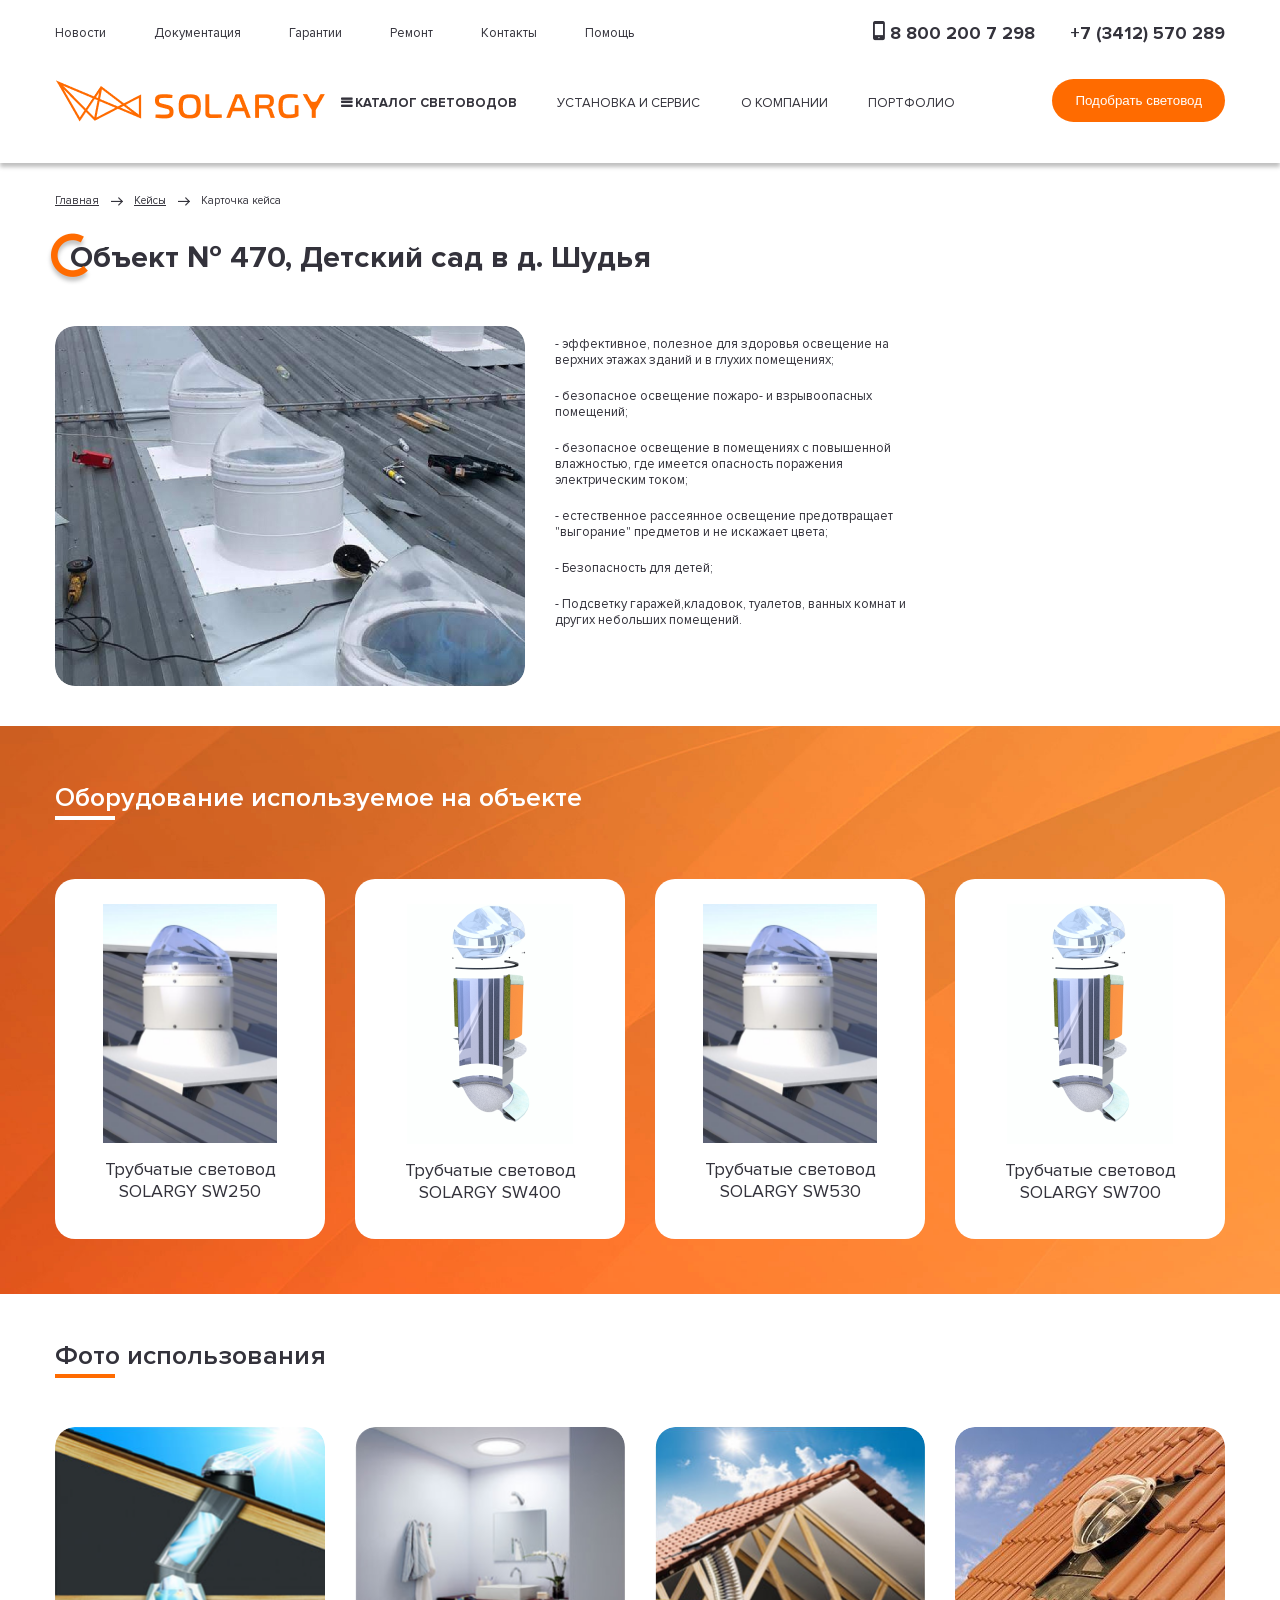
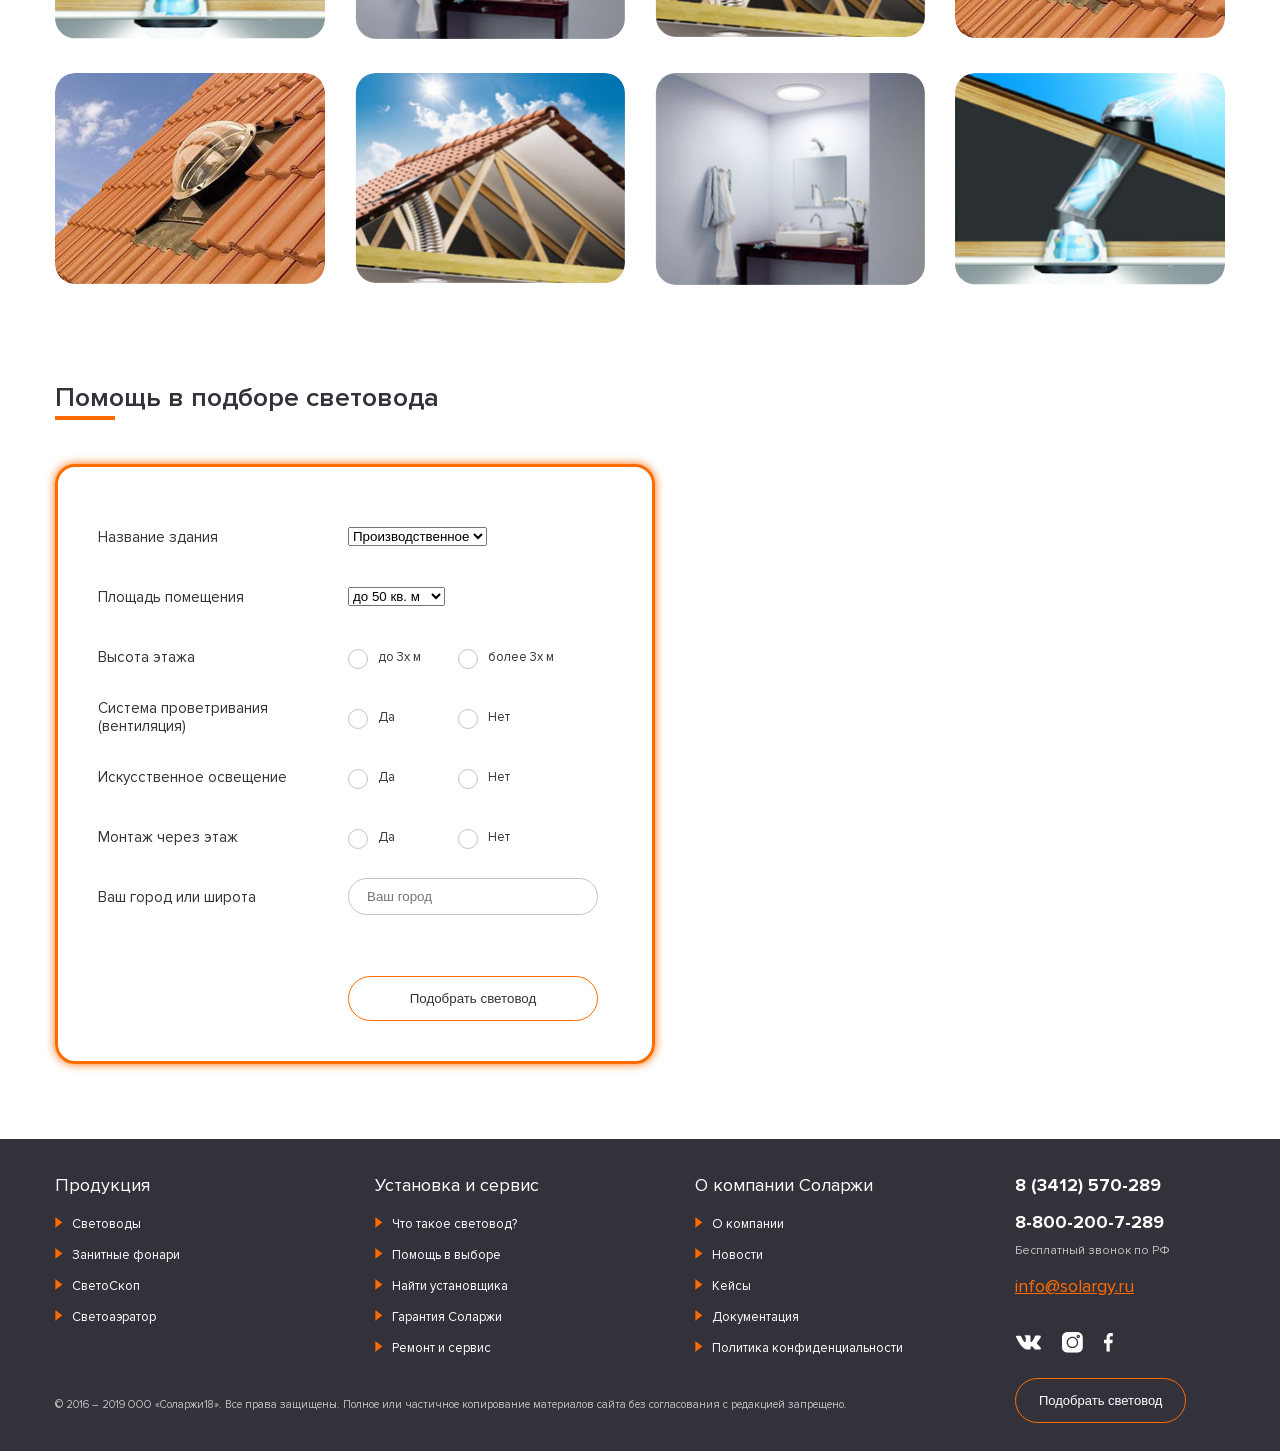
<file: app/cartkeyses.html>
<!DOCTYPE html>
<html lang="en">
<head>
	<meta charset="UTF-8">
	<meta name="viewport" content="width=device-width, initial-scale=1.0">
	<title>Cartkeyses</title>
	<link rel="stylesheet" href="css/fonts.css">
	<link rel="stylesheet" type="text/css" href="fonts/stylesheet.css">
	<link rel="stylesheet" href="css/slyle.css">
	
</head>
<body>

  <!--------- Header --------->

	<header>
		<div class="container">
			<div class="header">

				<div class="header__firstline">
					<ul>
						<li><a href="#">Новости</a></li>
						<li><a href="#">Документация</a></li>
						<li><a href="#">Гарантии</a></li>
						<li><a href="#">Ремонт</a></li>
						<li><a href="#">Контакты</a></li>
						<li><a href="#">Помощь</a></li>
					</ul>
					<div class="header-firstline__contacts">
						<a class="header-firstline-contacts__free" href="#">8 800 200 7 298</a>
						<a href="#">+7 (3412) 570 289</a>
					</div>
				</div>

				<div class="header__secondline">
					<div class="header-secondline__about">
						<img src="img/header/logo.png" alt="logo">
						<ul>
							<li><a class="header__catalog" href="#">КАТАЛОГ световодов</a></li>
							<li><a href="#">Установка и сервис</a></li>
							<li><a href="#">О компании</a></li>
							<li><a href="#">Портфолио</a></li>
						</ul>
					</div>	
					<button>Подобрать световод</button>
				</div>

			</div>
			<div class="header-mob">
				<div class="header-mob__burg-btn">
					<div class="header-mob__burg"></div>
				</div>
				<img src="img/header/mlogo.svg" alt="logo">
				<div class="header-mob__circle"></div>
				
			</div>
			<div class="header-mobmenu">
				<div class="header-wrapper">

					<div class="header-wrapper__inner show">
						<div class="header-wrapper__logo">
							<img src="img/header/mlogo.svg" alt="logo">
							<div class="header-wrapper__btn closewrap"></div>
						</div>	
						<div class="header-wrapper__items">
							<button class="catalog__btn">Каталог световодов</button>
							<a href="#">Установка и сервис</a>
							<a href="#">О компании</a>
							<a href="#">Портфолио</a>
							<a href="#">Новости</a>
							<a href="#">Документация</a>
							<a href="#">О Гарантии</a>
							<a href="#">Ремонт</a>
							<a href="#">Контакты</a>
							<a href="#">Помощь</a>
						</div>
					</div>

					<div class="header-wrapper__catalog">
						<div class="header-wrapper__back catalog__btn">
							<div class="header-wrapper-back__arrow"></div>
							<h5>Каталог световодов</h5>
						</div>	
							<div class="header-wrapper__items">
							<a href="#">Документация</a>
							<a href="#">О Гарантии</a>
							<a href="#">Ремонт</a>
							<a href="#">Контакты</a>
							<a href="#">Помощь</a>
						</div>
					</div>

					<div class="footer__item inheader">
						<h3>8 (3412) 570-289</h3>
						<h3>8-800-200-7-289</h3>
						<p>Бесплатный звонок по РФ</p>
						<a href="#">info@solargy.ru</a>
						<div class="footer-item__social">
							<object data="img/footer/vk.svg" type="image/svg+xml"></object>
							<object data="img/footer/inst.svg" type="image/svg+xml"></object>
							<object data="img/footer/fb.svg" type="image/svg+xml"></object>
						</div>
						<button>Подобрать световод</button>
					</div>

				</div>
			</div>	
			
		</div>
	</header>

  <!--------- Object --------->

  <div class="line-links">
    <div class="container">
      <div class="line-links__inner">
        <ul>
          <li><a href="#">Главная</a></li>
          <li><a href="#">Кейсы</a></li>
          <li><a href="#">Карточка кейса</a></li>
        </ul>
      </div>
    </div>
  </div>

  <section class="object">
    <div class="container">
      <div class="object__inner">
        <h1>Объект № 470, Детский сад в д. Шудья</h1>
        <div class="object__items">
          <img src="img/object/roof.png" alt="img">
          <div class="object-items__text">
            <p>- эффективное, полезное для здоровья освещение на верхних этажах зданий и в глухих помещениях;</p>
            <p>- безопасное освещение пожаро- и взрывоопасных помещений;</p>
            <p>- безопасное освещение в помещениях с повышенной влажностью, где имеется опасность поражения электрическим током;</p>
            <p>- естественное рассеянное освещение предотвращает "выгорание" предметов и не искажает цвета;</p>
            <p>- Безопасность для детей;</p>
            <p>- Подсветку гаражей,кладовок, туалетов, ванных комнат и других небольших помещений.</p>
          </div>
        </div>
      </div>
    </div>
  </section>

  <!--------- Instruments --------->

  <section class="instuments">
    <div class="container">
      <div class="instruments__inner">
        <h2>Оборудование используемое на объекте</h2>
        <div class="instuments__items">
          <div class="instuments__item">
            <img src="img/instruments/pipe.png" alt="img">
            <h4>Трубчатые световод SOLARGY SW250</h4>
          </div>
          <div class="instuments__item">
            <img src="img/instruments/pipe2.png" alt="img">
            <h4>Трубчатые световод SOLARGY SW400</h4>
          </div>
          <div class="instuments__item">
            <img src="img/instruments/pipe.png" alt="img">
            <h4>Трубчатые световод SOLARGY SW530</h4>
          </div>
          <div class="instuments__item">
            <img src="img/instruments/pipe2.png" alt="img">
            <h4>Трубчатые световод SOLARGY SW700</h4>       
          </div>
        </div>
      </div>
    </div>
  </section>

  <!------- Photo ------->

  <section class="photo">
    <div class="container">
      <div class="photo__inner">
        <h2>Фото использования</h2>
        <div class="photo__items">
          <div class="photo__item">
            <img src="img/photo/1.png" alt="img">
          </div>
          <div class="photo__item">
            <img src="img/photo/2.png" alt="img">
          </div>
          <div class="photo__item">
            <img src="img/photo/3.png" alt="img">
          </div>
          <div class="photo__item">
            <img src="img/photo/4.png" alt="img">
          </div>
          <div class="photo__item">
            <img src="img/photo/4.png" alt="img">
          </div>
          <div class="photo__item">
            <img src="img/photo/3.png" alt="img">
          </div>
          <div class="photo__item">
            <img src="img/photo/2.png" alt="img">
          </div>
          <div class="photo__item">
            <img src="img/photo/1.png" alt="img">
          </div>
        </div>
      </div>
    </div>
  </section>

  <!------- Selection ------->

	<section class="selection">
		<div class="container">
			<div class="selection__inner">
				<h2>Помощь в подборе световода</h2>

				<div class="selection__calc">
					<div class="selection-calc__form">
						<div class="selection-calc-form__item">
							<p>Название здания</p>
						</div>
						<div class="selection-calc-form__item">
							<select name="type" id="type">
								<option value="1">Производственное</option>
								<option value="2">Техническое</option>
								<option value="3">Производственное</option>
								<option value="4">Производственное</option>
							</select>
						</div>
						<div class="selection-calc-form__item">
							<p>Площадь помещения</p>
						</div>
						<div class="selection-calc-form__item">
							<select name="space" id="space">
								<option value="1">до 50 кв. м</option>
								<option value="2">до 150 кв. м</option>
								<option value="3">до 250 кв. м</option>
								<option value="4">до 500 кв. м</option>
							</select>
						</div>
						<div class="selection-calc-form__item">
							<p>Высота этажа</p>
						</div>
						<div class="selection-calc-form__item">
							<div class="selection-form-radio__item">
								<input class="selection-form-radio__input" id="radio-h_1" type="radio" name="height">
								<label class="selection-form-radio__label" for="radio-h_1">до 3х м</label>
							</div>

							<div class="selection-form-radio__item">
								<input class="selection-form-radio__input" id="radio-h_2" type="radio" name="height">
								<label class="selection-form-radio__label" for="radio-h_2">более 3х м</label>
							</div>
						</div>
						<div class="selection-calc-form__item">
							<p>Система проветривания (вентиляция)</p>
						</div>
						<div class="selection-calc-form__item">
							<div class="selection-form-radio__item">
								<input class="selection-form-radio__input" id="radio-vent_1" type="radio" name="ventilation">
								<label class="selection-form-radio__label" for="radio-vent_1">Да</label>
							</div>

							<div class="selection-form-radio__item">
								<input class="selection-form-radio__input" id="radio-vent_2" type="radio" name="ventilation">
								<label class="selection-form-radio__label" for="radio-vent_2">Нет</label>
							</div>
						</div>
						<div class="selection-calc-form__item">
							<p>Искусственное освещение</p>
						</div>
						<div class="selection-calc-form__item">
							<div class="selection-form-radio__item">
								<input class="selection-form-radio__input" id="radio-light_1" type="radio" name="light">
								<label class="selection-form-radio__label" for="radio-light_1">Да</label>
							</div>

							<div class="selection-form-radio__item">
								<input class="selection-form-radio__input" id="radio-light_2" type="radio" name="light">
								<label class="selection-form-radio__label" for="radio-light_2">Нет</label>
							</div>
						</div>
						<div class="selection-calc-form__item">
							<p>Монтаж через этаж</p>
						</div>
						<div class="selection-calc-form__item">
							<div class="selection-form-radio__item">
								<input class="selection-form-radio__input" id="radio-across_1" type="radio" name="across">
								<label class="selection-form-radio__label" for="radio-across_1">Да</label>
							</div>

							<div class="selection-form-radio__item">
								<input class="selection-form-radio__input" id="radio-across_2" type="radio" name="across">
								<label class="selection-form-radio__label" for="radio-across_2">Нет</label>
							</div>	
						</div>
						<div class="selection-calc-form__item">
							<p>Ваш город или широта</p>
						</div>
						<div class="selection-calc-form__item">
							<input class="selection-form__town" placeholder="Ваш город" type="text">
						</div>
						<div class="selection-calc-form__item"></div>
						<div class="selection-calc-form__btn">
							<button id="selection-choose">Подобрать световод</button>
						</div>
					</div>
					
					<div class="selection-calc__result">
						<h3>Расчет количества световодов</h3>
						<div class="selection-calc-result__item">
							<h4>Световод SW 250</h4>
							<div class="dots"></div>
							<h4 class="calc__results">999</h4>
							<h4>шт</h4>
						</div>
						<div class="selection-calc-result__item">
							<h4>Световод SW 250</h4>
							<div class="dots"></div>
							<h4 class="calc__results">999</h4>
							<h4>шт</h4>
						</div>
						<div class="selection-calc-result__item">
							<h4>Световод SW 250</h4>
							<div class="dots"></div>
							<h4 class="calc__results">999</h4>
							<h4>шт</h4>
						</div>
						<div class="selection-calc-result__item">
							<h4>Световод SW 250</h4>
							<div class="dots"></div>
							<h4 class="calc__results">999</h4>
							<h4>шт</h4>
						</div>
						<div class="selection-calc-result__item">
							<h4>Световод SW 250</h4>
							<div class="dots"></div>
							<h4 class="calc__results">999</h4>
							<h4>шт</h4>
						</div>
						<div class="selection-calc-result__send">
							<h4>Отправить себе на почту</h4>
							<form class="selection-calc-result__form" action="#">
								<input type="email" placeholder="Ваш email:">
								<button>Отправить</button>

							</form>
						</div>
					</div>

				</div>

			</div>
		</div>
	</section>

  <!------- Footer ------->

  <footer>
    <div class="container">
      <div class="footer">
        <div class="footer__items">
          <div class="footer__item">
            <h4 class="footer__wrap">Продукция</h4>
            <ul>
              <li><a href="#">Световоды</a></li>
              <li><a href="#">Занитные фонари</a></li>
              <li><a href="#">СветоСкоп</a></li>
              <li><a href="#">Светоаэратор</a></li>
            </ul>
          </div>
          <div class="footer__item">
            <h4 class="footer__wrap">Установка и сервис</h4>
            <ul>
              <li><a href="#">Что такое световод?</a></li>
              <li><a href="#">Помощь в выборе</a></li>
              <li><a href="#">Найти установщика</a></li>
              <li><a href="#">Гарантия Соларжи</a></li>
              <li><a href="#">Ремонт и сервис</a></li>
            </ul>
          </div>
          <div class="footer__item">
            <h4 class="footer__wrap">О компании Соларжи</h4>
            <ul>
              <li><a href="#">О компании</a></li>
              <li><a href="#">Новости</a></li>
              <li><a href="#">Кейсы</a></li>
              <li><a href="#">Документация</a></li>
              <li><a href="#">Политика конфиденциальности</a></li>
            </ul>
          </div>
          <div class="footer__item">
            <h3>8 (3412) 570-289</h3>
            <h3>8-800-200-7-289</h3>
            <p>Бесплатный звонок по РФ</p>
            <a href="#">info@solargy.ru</a>
            <div class="footer-item__social">
              <object data="img/footer/vk.svg" type="image/svg+xml"></object>
              <object data="img/footer/inst.svg" type="image/svg+xml"></object>
              <object data="img/footer/fb.svg" type="image/svg+xml"></object>
            </div>
            <button>Подобрать световод</button>
          </div>
        </div>
        <p>© 2016 – 2019 ООО «Соларжи18». Все права защищены. Полное или частичное копирование материалов сайта без согласования с редакцией запрещено.</p>
      </div>
    </div>
  </footer>
  

  <script src="https://ajax.googleapis.com/ajax/libs/jquery/3.4.1/jquery.min.js"></script>		
	<script src="js/main.js"></script>
</body>
</html>
</file>
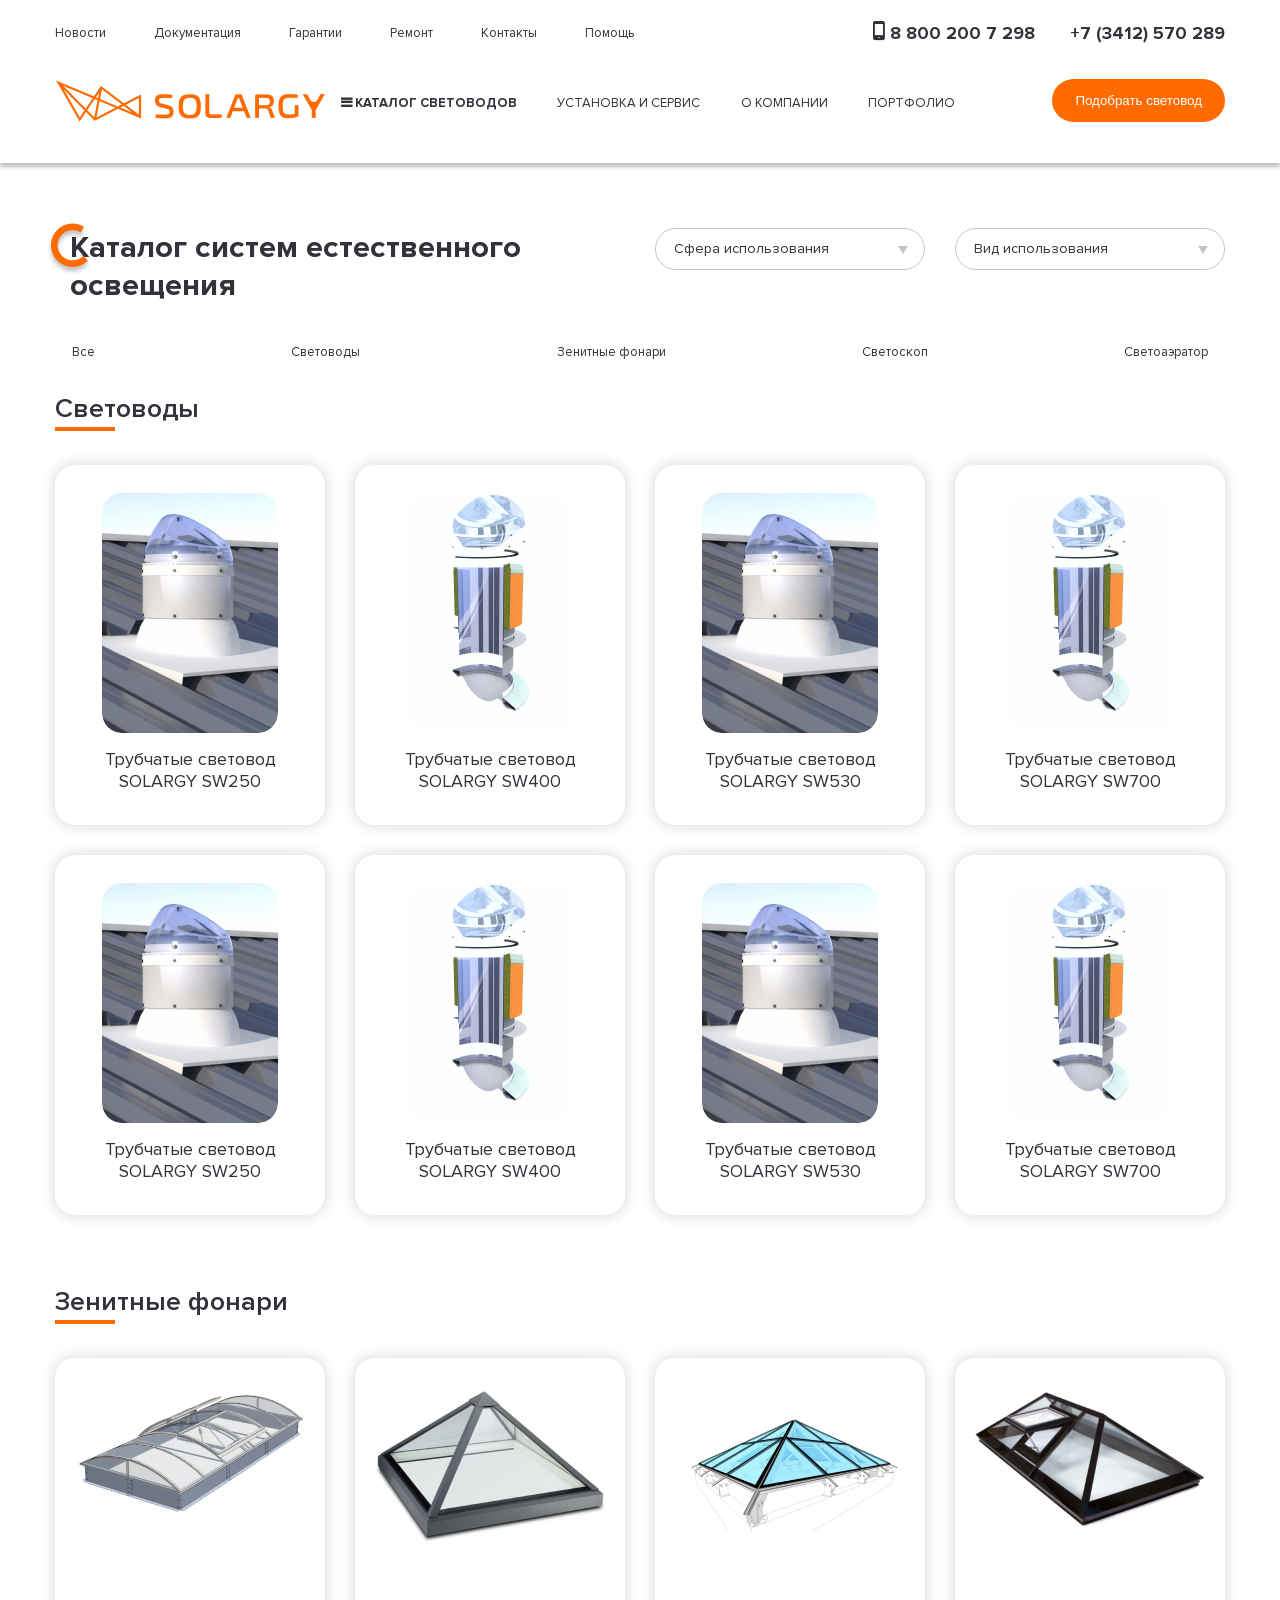
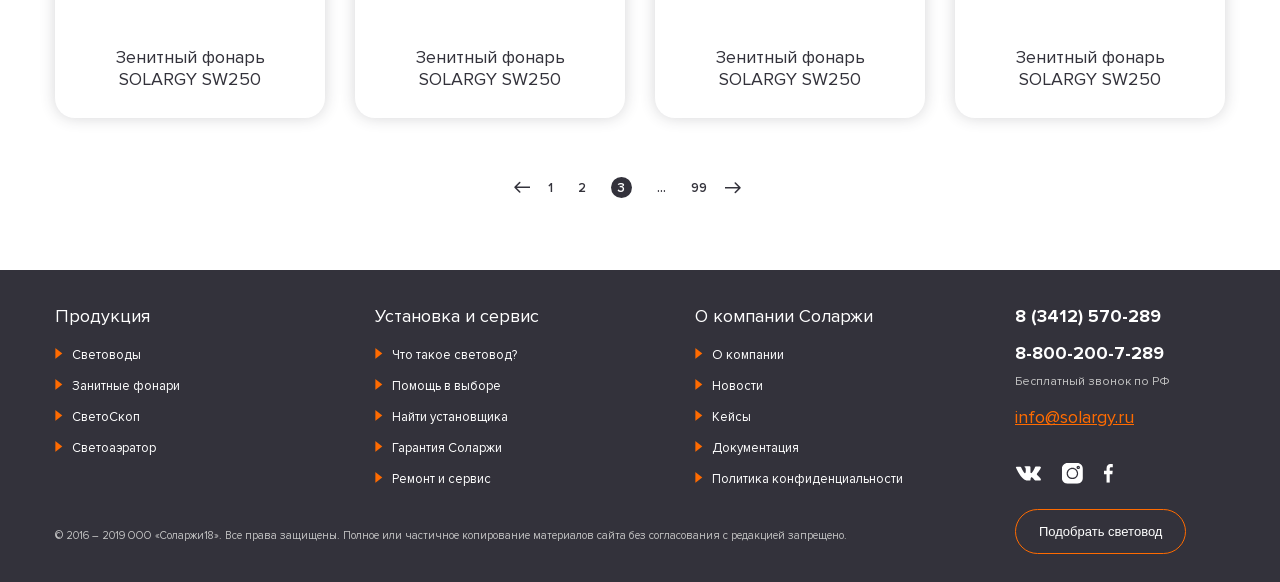
<file: app/catalog.html>
<!DOCTYPE html>
<html lang="en">
<head>
	<meta charset="UTF-8">
	<meta name="viewport" content="width=device-width, initial-scale=1.0">
	<title>Catalog</title>
	<link rel="stylesheet" href="css/jquery.formstyler.css">
	<link rel="stylesheet" href="css/jquery.formstyler.theme.css">
	<link rel="stylesheet" href="css/fonts.css">
	<link rel="stylesheet" type="text/css" href="fonts/stylesheet.css">
	<link rel="stylesheet" href="css/slyle.css">
	
</head>
<body>

  <!--------- Header --------->

	<header>
		<div class="container">
			<div class="header">

				<div class="header__firstline">
					<ul>
						<li><a href="#">Новости</a></li>
						<li><a href="#">Документация</a></li>
						<li><a href="#">Гарантии</a></li>
						<li><a href="#">Ремонт</a></li>
						<li><a href="#">Контакты</a></li>
						<li><a href="#">Помощь</a></li>
					</ul>
					<div class="header-firstline__contacts">
						<a class="header-firstline-contacts__free" href="#">8 800 200 7 298</a>
						<a href="#">+7 (3412) 570 289</a>
					</div>
				</div>

				<div class="header__secondline">
					<div class="header-secondline__about">
						<img src="img/header/logo.png" alt="logo">
						<ul>
							<li><a class="header__catalog" href="#">КАТАЛОГ световодов</a></li>
							<li><a href="#">Установка и сервис</a></li>
							<li><a href="#">О компании</a></li>
							<li><a href="#">Портфолио</a></li>
						</ul>
					</div>	
					<button>Подобрать световод</button>
				</div>

			</div>
			<div class="header-mob">
				<div class="header-mob__burg-btn">
					<div class="header-mob__burg"></div>
				</div>
				<img src="img/header/mlogo.svg" alt="logo">
				<div class="header-mob__circle"></div>
				
			</div>
			<div class="header-mobmenu">
				<div class="header-wrapper">

					<div class="header-wrapper__inner show">
						<div class="header-wrapper__logo">
							<img src="img/header/mlogo.svg" alt="logo">
							<div class="header-wrapper__btn closewrap"></div>
						</div>	
						<div class="header-wrapper__items">
							<button class="catalog__btn">Каталог световодов</button>
							<a href="#">Установка и сервис</a>
							<a href="#">О компании</a>
							<a href="#">Портфолио</a>
							<a href="#">Новости</a>
							<a href="#">Документация</a>
							<a href="#">О Гарантии</a>
							<a href="#">Ремонт</a>
							<a href="#">Контакты</a>
							<a href="#">Помощь</a>
						</div>
					</div>

					<div class="header-wrapper__catalog">
						<div class="header-wrapper__back catalog__btn">
							<div class="header-wrapper-back__arrow"></div>
							<h5>Каталог световодов</h5>
						</div>	
							<div class="header-wrapper__items">
							<a href="#">Документация</a>
							<a href="#">О Гарантии</a>
							<a href="#">Ремонт</a>
							<a href="#">Контакты</a>
							<a href="#">Помощь</a>
						</div>
					</div>

					<div class="footer__item inheader">
						<h3>8 (3412) 570-289</h3>
						<h3>8-800-200-7-289</h3>
						<p>Бесплатный звонок по РФ</p>
						<a href="#">info@solargy.ru</a>
						<div class="footer-item__social">
							<object data="img/footer/vk.svg" type="image/svg+xml"></object>
							<object data="img/footer/inst.svg" type="image/svg+xml"></object>
							<object data="img/footer/fb.svg" type="image/svg+xml"></object>
						</div>
						<button>Подобрать световод</button>
					</div>

				</div>
			</div>	
			
		</div>
	</header>

  <!--------- Catalog --------->

  <section class="catalog">
    <div class="container">
      <div class="catalog__inner">
        <div class="catalog__top-line">
          <h1>Каталог систем естественного освещения</h1>
          <select name="sfer" id="sfer">
						<option value="1">Сфера использования</option>
						<option value="2">сфера...</option>
						<option value="3">сфера...</option>
						<option value="4">сфера...</option>
          </select>
          <select name="type" id="type">
              <option value="1">Вид использования</option>
              <option value="2">вид...</option>
              <option value="3">вид...</option>
              <option value="4">вид...</option>
            </select>
        </div>
        <ul class="documents-inner__nav">
          <li><a href="#">Все</a></li>
          <li><a href="#">Световоды</a></li>
          <li><a href="#">Зенитные фонари</a></li>
          <li><a href="#">Светоскоп</a></li>
          <li><a href="#">Светоаэратор</a></li>
        </ul> 
      </div>
    </div>
  </section>

  <!--------- Lights --------->

  <section class="lights">
    <div class="container">
      <div class="lights__inner">
        <h2>Световоды</h2>
        <div class="lights__items">
          <div class="lights__item">
            <img src="img/lights/1.png" alt="img">
            <h4>Трубчатые световод SOLARGY SW250</h4>
          </div>
          <div class="lights__item">
            <img src="img/lights/2.png" alt="img">
            <h4>Трубчатые световод SOLARGY SW400</h4>
          </div>
          <div class="lights__item">
            <img src="img/lights/1.png" alt="img">
            <h4>Трубчатые световод SOLARGY SW530</h4>
          </div>
          <div class="lights__item">
            <img src="img/lights/2.png" alt="img">
            <h4>Трубчатые световод SOLARGY SW700</h4>
          </div>
          <div class="lights__item">
            <img src="img/lights/1.png" alt="img">
            <h4>Трубчатые световод SOLARGY SW250</h4>
          </div>
          <div class="lights__item">
            <img src="img/lights/2.png" alt="img">
            <h4>Трубчатые световод SOLARGY SW400</h4>
          </div>
          <div class="lights__item">
            <img src="img/lights/1.png" alt="img">
            <h4>Трубчатые световод SOLARGY SW530</h4>
          </div>
          <div class="lights__item">
            <img src="img/lights/2.png" alt="img">
            <h4>Трубчатые световод SOLARGY SW700</h4>
          </div>
        </div>
      </div>
    </div>
  </section>

  <!--------- Zenit --------->

  <section class="zenit">
    <div class="container">
      <div class="zenit__inner">
        <h2>Зенитные фонари</h2>
        <div class="zenit__items">
          <div class="zenit__item">
            <img src="img/zenit/1.png" alt="img">
            <h4>Зенитный фонарь SOLARGY SW250</h4>
          </div>
          <div class="zenit__item">
            <img src="img/zenit/2.png" alt="img">
            <h4>Зенитный фонарь SOLARGY SW250</h4>
          </div>
          <div class="zenit__item">
            <img src="img/zenit/3.png" alt="img">
            <h4>Зенитный фонарь SOLARGY SW250</h4>
          </div>
          <div class="zenit__item">
            <img src="img/zenit/4.png" alt="img">
            <h4>Зенитный фонарь SOLARGY SW250</h4>
          </div>
        </div>
      </div>
    </div>
  </section>

  <div class="digital__slider">
    <button>Показать ещё</button>
    <ul>
      <li><a href="#">1</a></li>
      <li><a href="#">2</a></li>
      <li><a href="#" class="activelink">3</a></li>
      <li><a href="#">...</a></li>
      <li><a href="#">99</a></li>
    </ul>
  </div>

  <!------- Footer ------->

  <footer>
    <div class="container">
      <div class="footer">
        <div class="footer__items">
          <div class="footer__item">
            <h4 class="footer__wrap">Продукция</h4>
            <ul>
              <li><a href="#">Световоды</a></li>
              <li><a href="#">Занитные фонари</a></li>
              <li><a href="#">СветоСкоп</a></li>
              <li><a href="#">Светоаэратор</a></li>
            </ul>
          </div>
          <div class="footer__item">
            <h4 class="footer__wrap">Установка и сервис</h4>
            <ul>
              <li><a href="#">Что такое световод?</a></li>
              <li><a href="#">Помощь в выборе</a></li>
              <li><a href="#">Найти установщика</a></li>
              <li><a href="#">Гарантия Соларжи</a></li>
              <li><a href="#">Ремонт и сервис</a></li>
            </ul>
          </div>
          <div class="footer__item">
            <h4 class="footer__wrap">О компании Соларжи</h4>
            <ul>
              <li><a href="#">О компании</a></li>
              <li><a href="#">Новости</a></li>
              <li><a href="#">Кейсы</a></li>
              <li><a href="#">Документация</a></li>
              <li><a href="#">Политика конфиденциальности</a></li>
            </ul>
          </div>
          <div class="footer__item">
            <h3>8 (3412) 570-289</h3>
            <h3>8-800-200-7-289</h3>
            <p>Бесплатный звонок по РФ</p>
            <a href="#">info@solargy.ru</a>
            <div class="footer-item__social">
              <object data="img/footer/vk.svg" type="image/svg+xml"></object>
              <object data="img/footer/inst.svg" type="image/svg+xml"></object>
              <object data="img/footer/fb.svg" type="image/svg+xml"></object>
            </div>
            <button>Подобрать световод</button>
          </div>
        </div>
        <p>© 2016 – 2019 ООО «Соларжи18». Все права защищены. Полное или частичное копирование материалов сайта без согласования с редакцией запрещено.</p>
      </div>
    </div>
  </footer>
  

  <script src="https://ajax.googleapis.com/ajax/libs/jquery/3.4.1/jquery.min.js"></script>		
	<script src="js/jquery.formstyler.min.js"></script>
	<script src="js/main.js"></script>
</body>
</html>
</file>
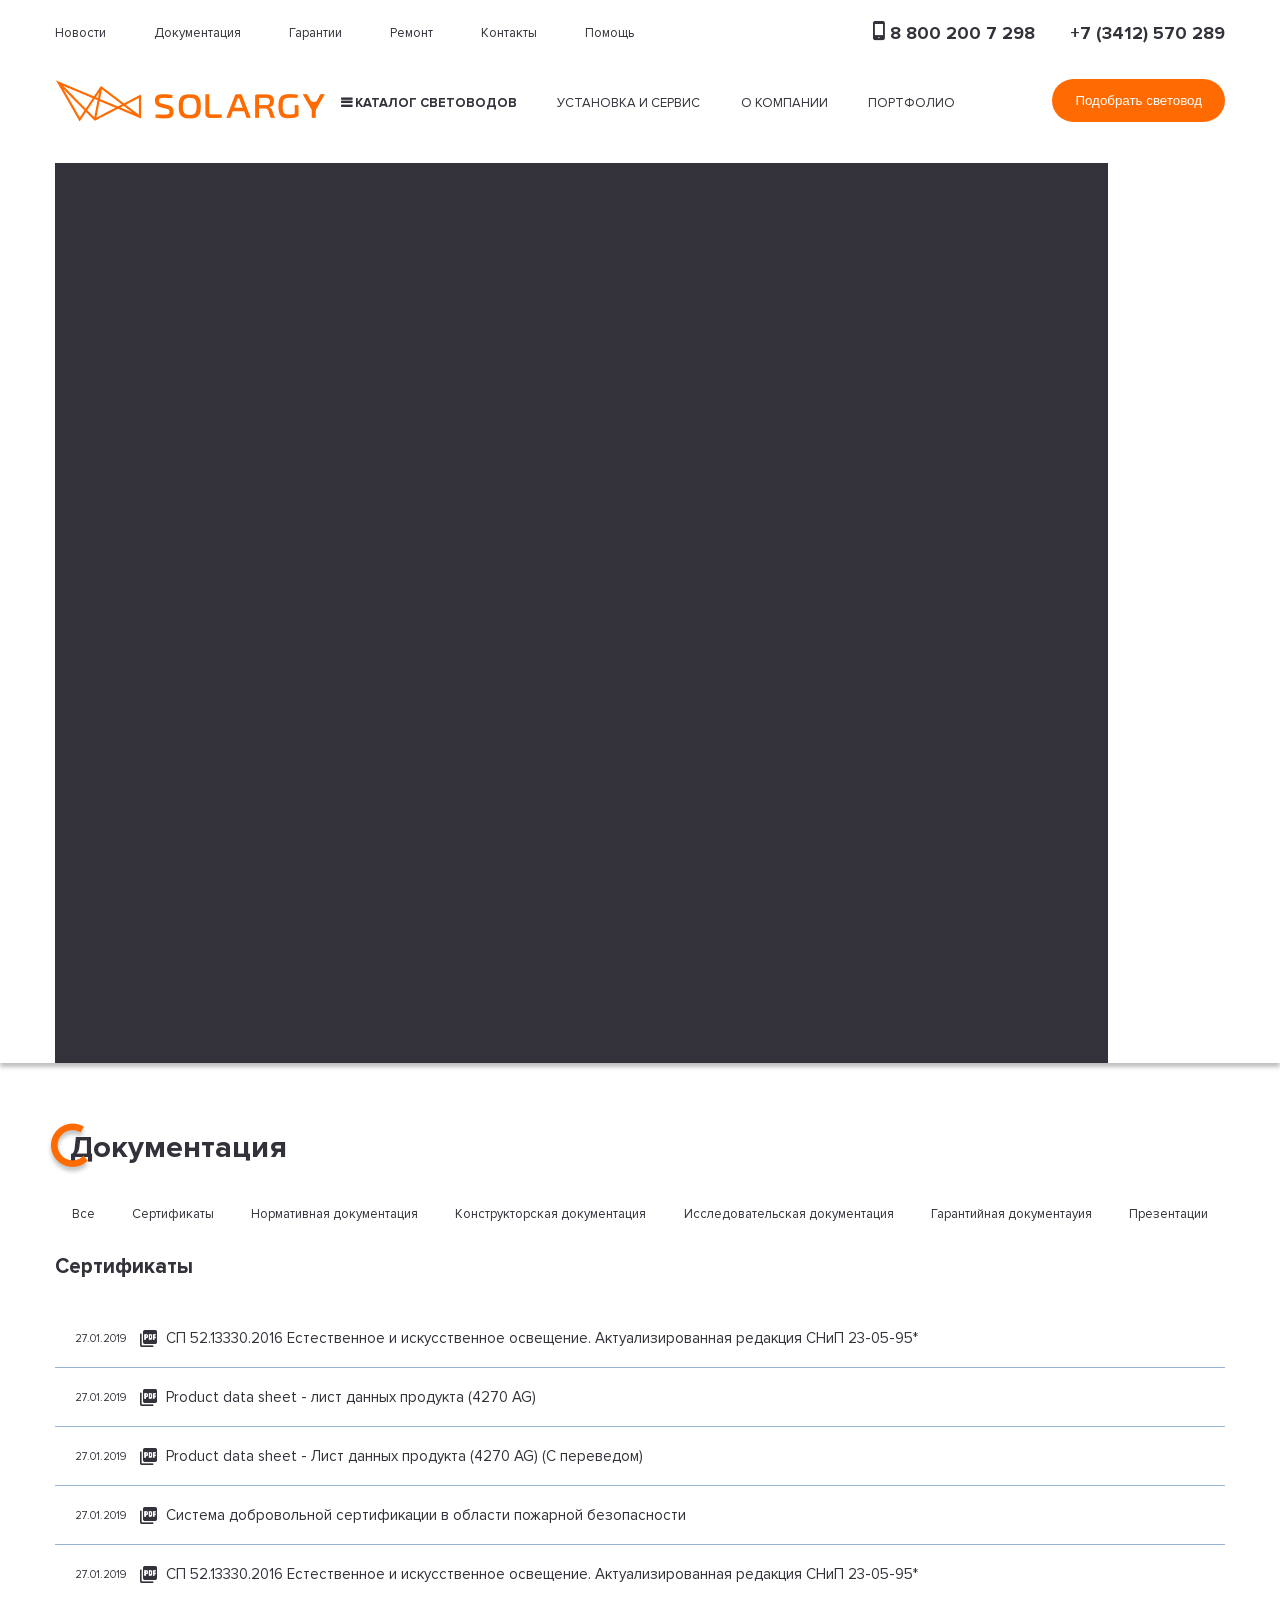
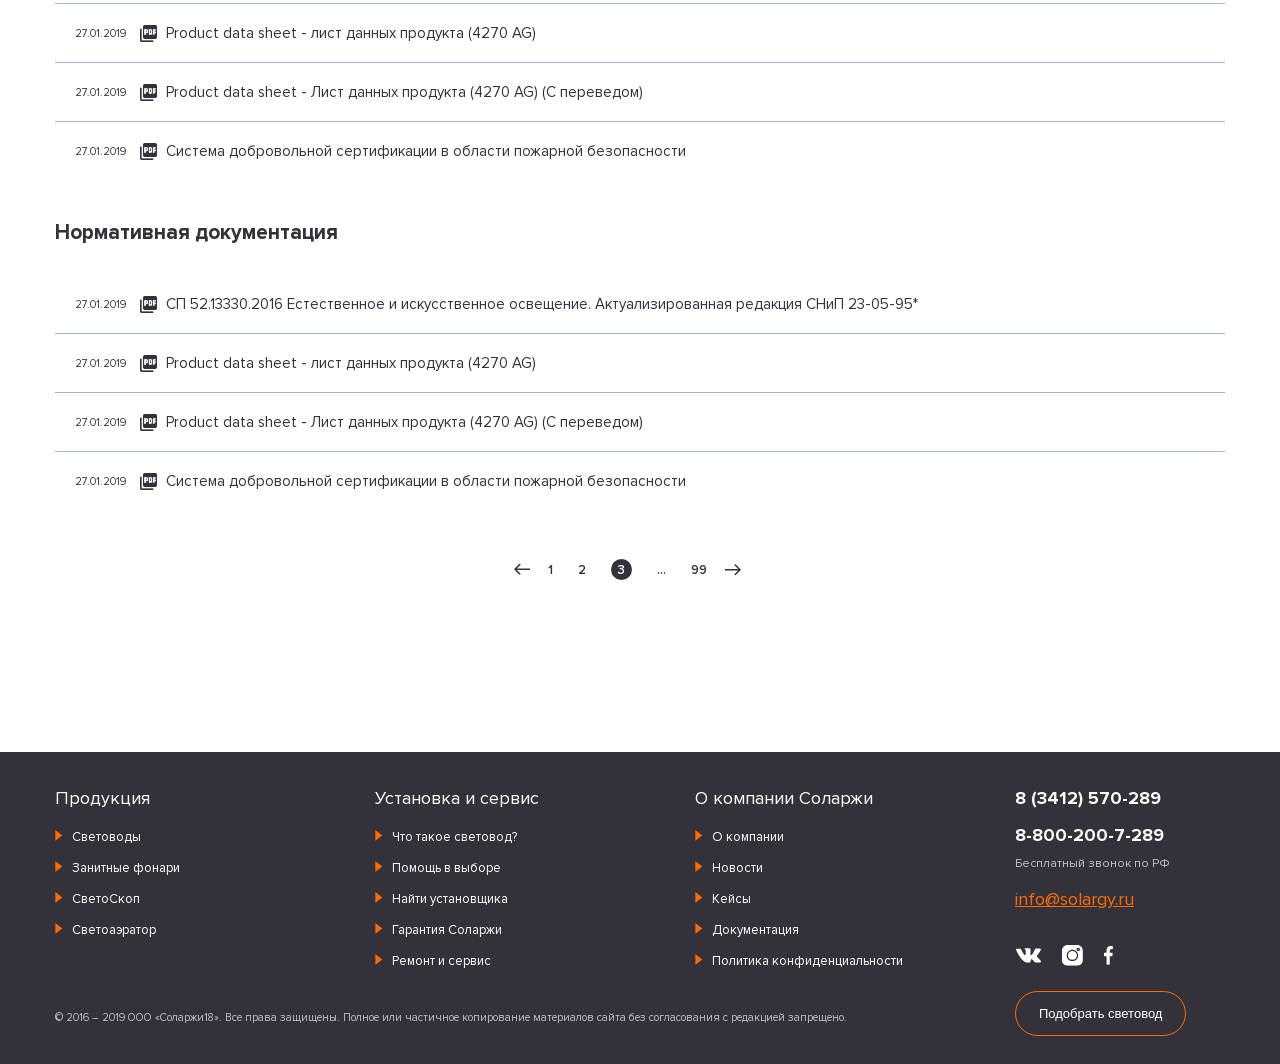
<file: app/documents.html>
<!DOCTYPE html>
<html lang="en">
<head>
	<meta charset="UTF-8">
	<meta name="viewport" content="width=device-width, initial-scale=1.0">
	<title>Solargy</title>
	<link rel="stylesheet" href="css/fonts.css">
	<link rel="stylesheet" type="text/css" href="fonts/stylesheet.css">
	<link rel="stylesheet" href="css/slyle.css">
	
</head>
<body>

  <!--------- Header --------->

	<header>
    <div class="container">
      <div class="header">

        <div class="header__firstline">
          <ul>
            <li><a href="#">Новости</a></li>
            <li><a href="#">Документация</a></li>
            <li><a href="#">Гарантии</a></li>
            <li><a href="#">Ремонт</a></li>
            <li><a href="#">Контакты</a></li>
            <li><a href="#">Помощь</a></li>
          </ul>
          <div class="header-firstline__contacts">
            <a class="header-firstline-contacts__free" href="#">8 800 200 7 298</a>
            <a href="#">+7 (3412) 570 289</a>
          </div>
        </div>

        <div class="header__secondline">
          <div class="header-secondline__about">
            <img src="img/header/logo.png" alt="logo">
            <ul>
              <li><a class="header__catalog" href="#">КАТАЛОГ световодов</a></li>
              <li><a href="#">Установка и сервис</a></li>
              <li><a href="#">О компании</a></li>
              <li><a href="#">Портфолио</a></li>
            </ul>
          </div>	
          <button>Подобрать световод</button>
        </div>

      </div>
      <div class="header-mob">
        <div class="header-mob__burg-btn">
          <div class="header-mob__burg"></div>
        </div>
        <img src="img/header/mlogo.svg" alt="logo">
        <div class="header-mob__circle"></div>
      </div>
      <div class="header-wrapper">
        <div class="header-wrapper__inner">
          <img src="img/header/mlogo.svg" alt="logo">
          <div class="header-wrapper__btn closewrap"></div>
        </div>  
      </div>
    </div>
  </header>

  <!--------- Documentation --------->

  <section class="documents">
    <div class="container">
      <div class="documents__inner">
        <h1>Документация</h1>
        <ul class="documents-inner__nav">
          <li><a href="#">Все</a></li>
          <li><a href="#">Сертификаты</a></li>
          <li><a href="#">Нормативная документация</a></li>
          <li><a href="#">Конструкторская документация</a></li>
          <li><a href="#">Исследовательская документация</a></li>
          <li><a href="#">Гарантийная документауия</a></li>
          <li><a href="#">Презентации</a></li>
        </ul>
        <h3>Сертификаты</h3>
        <div class="documents-inner__items">
          <div class="documents-inner__item">
            <p>27.01.2019</p>
            <a href="#">СП 52.13330.2016 Естественное и искусственное освещение. Актуализированная редакция СНиП 23-05-95*</a>
          </div>
          <div class="documents-inner__item">
            <p>27.01.2019</p>
            <a href="#">Product data sheet - лист данных продукта (4270 AG)</a>
          </div>
          <div class="documents-inner__item">
            <p>27.01.2019</p>
            <a href="#">Product data sheet - Лист данных продукта (4270 AG) (С переведом)</a>
          </div>
          <div class="documents-inner__item">
            <p>27.01.2019</p>
            <a href="#">Система добровольной сертификации в области пожарной безопасности</a>
          </div>
          <div class="documents-inner__item">
            <p>27.01.2019</p>
            <a href="#">СП 52.13330.2016 Естественное и искусственное освещение. Актуализированная редакция СНиП 23-05-95*</a>
          </div>
          <div class="documents-inner__item">
            <p>27.01.2019</p>
            <a href="#">Product data sheet - лист данных продукта (4270 AG)</a>
          </div>
          <div class="documents-inner__item">
            <p>27.01.2019</p>
            <a href="#">Product data sheet - Лист данных продукта (4270 AG) (С переведом)</a>
          </div>
          <div class="documents-inner__item">
            <p>27.01.2019</p>
            <a href="#">Система добровольной сертификации в области пожарной безопасности</a>
          </div>
        </div>
        <h3>Нормативная документация</h3>
        <div class="documents-inner__items">
          <div class="documents-inner__item">
            <p>27.01.2019</p>
            <a href="#">СП 52.13330.2016 Естественное и искусственное освещение. Актуализированная редакция СНиП 23-05-95*</a>
          </div>
          <div class="documents-inner__item">
            <p>27.01.2019</p>
            <a href="#">Product data sheet - лист данных продукта (4270 AG)</a>
          </div>
          <div class="documents-inner__item">
            <p>27.01.2019</p>
            <a href="#">Product data sheet - Лист данных продукта (4270 AG) (С переведом)</a>
          </div>
          <div class="documents-inner__item">
            <p>27.01.2019</p>
            <a href="#">Система добровольной сертификации в области пожарной безопасности</a>
          </div>
        </div>
        <div class="digital__slider">
          <button>Показать ещё</button>
          <ul>
            <li><a href="#">1</a></li>
            <li><a href="#">2</a></li>
            <li><a href="#" class="activelink">3</a></li>
            <li><a href="#">...</a></li>
            <li><a href="#">99</a></li>
          </ul>
        </div>
      </div>
    </div>
  </section>

  <!------- Footer ------->

  <footer>
    <div class="container">
      <div class="footer">
        <div class="footer__items">
          <div class="footer__item">
            <h4 class="footer__wrap">Продукция</h4>
            <ul>
              <li><a href="#">Световоды</a></li>
              <li><a href="#">Занитные фонари</a></li>
              <li><a href="#">СветоСкоп</a></li>
              <li><a href="#">Светоаэратор</a></li>
            </ul>
          </div>
          <div class="footer__item">
            <h4 class="footer__wrap">Установка и сервис</h4>
            <ul>
              <li><a href="#">Что такое световод?</a></li>
              <li><a href="#">Помощь в выборе</a></li>
              <li><a href="#">Найти установщика</a></li>
              <li><a href="#">Гарантия Соларжи</a></li>
              <li><a href="#">Ремонт и сервис</a></li>
            </ul>
          </div>
          <div class="footer__item">
            <h4 class="footer__wrap">О компании Соларжи</h4>
            <ul>
              <li><a href="#">О компании</a></li>
              <li><a href="#">Новости</a></li>
              <li><a href="#">Кейсы</a></li>
              <li><a href="#">Документация</a></li>
              <li><a href="#">Политика конфиденциальности</a></li>
            </ul>
          </div>
          <div class="footer__item">
            <h3>8 (3412) 570-289</h3>
            <h3>8-800-200-7-289</h3>
            <p>Бесплатный звонок по РФ</p>
            <a href="#">info@solargy.ru</a>
            <div class="footer-item__social">
              <object data="img/footer/vk.svg" type="image/svg+xml"></object>
              <object data="img/footer/inst.svg" type="image/svg+xml"></object>
              <object data="img/footer/fb.svg" type="image/svg+xml"></object>
            </div>
            <button>Подобрать световод</button>
          </div>
        </div>
        <p>© 2016 – 2019 ООО «Соларжи18». Все права защищены. Полное или частичное копирование материалов сайта без согласования с редакцией запрещено.</p>
      </div>
    </div>
  </footer>
  

  <script src="https://ajax.googleapis.com/ajax/libs/jquery/3.4.1/jquery.min.js"></script>		
	<script src="js/main.js"></script>
</body>
</html>
</file>
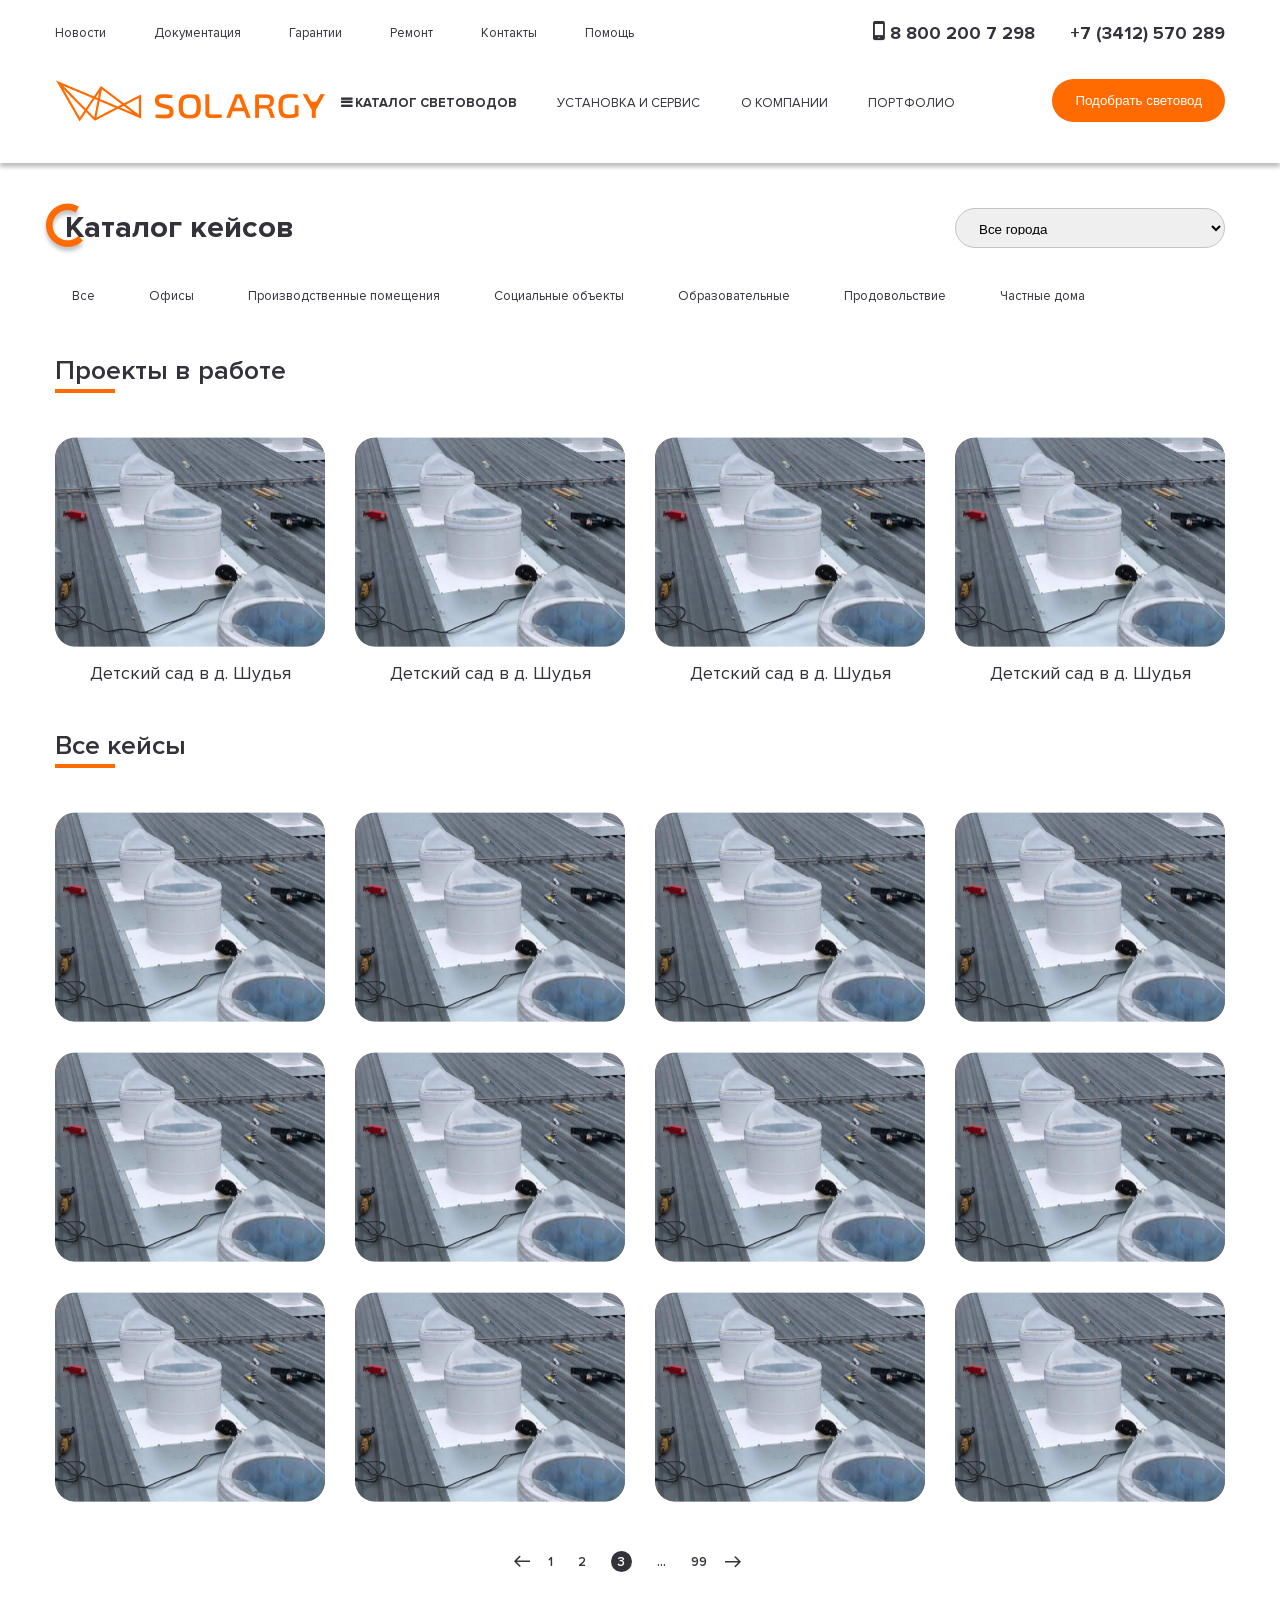
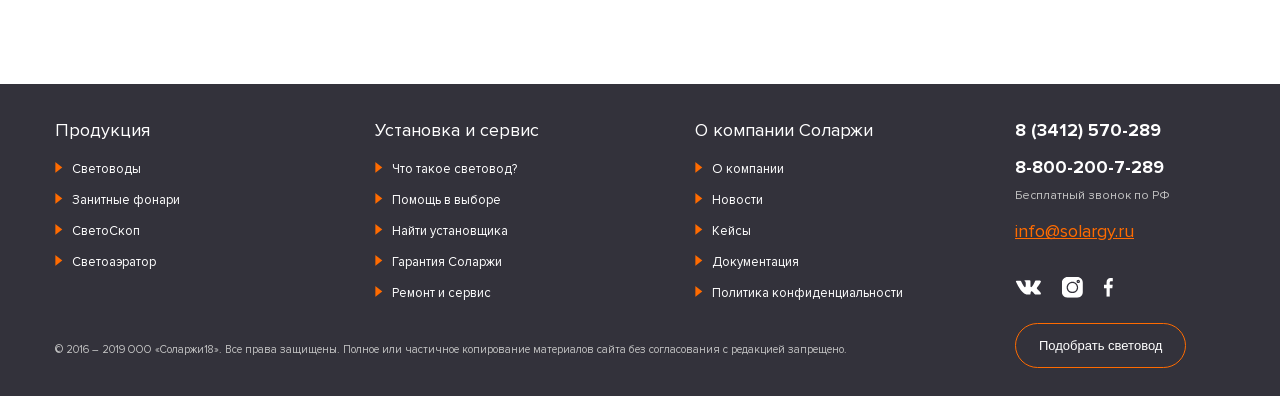
<file: app/portfolio.html>
<!DOCTYPE html>
<html lang="en">
<head>
	<meta charset="UTF-8">
	<meta name="viewport" content="width=device-width, initial-scale=1.0">
	<title>Portfolio</title>
	<link rel="stylesheet" href="css/fonts.css">
	<link rel="stylesheet" type="text/css" href="fonts/stylesheet.css">
	<link rel="stylesheet" href="css/slyle.css">
	
</head>
<body>

  <!--------- Header --------->

	<header>
		<div class="container">
			<div class="header">

				<div class="header__firstline">
					<ul>
						<li><a href="#">Новости</a></li>
						<li><a href="#">Документация</a></li>
						<li><a href="#">Гарантии</a></li>
						<li><a href="#">Ремонт</a></li>
						<li><a href="#">Контакты</a></li>
						<li><a href="#">Помощь</a></li>
					</ul>
					<div class="header-firstline__contacts">
						<a class="header-firstline-contacts__free" href="#">8 800 200 7 298</a>
						<a href="#">+7 (3412) 570 289</a>
					</div>
				</div>

				<div class="header__secondline">
					<div class="header-secondline__about">
						<img src="img/header/logo.png" alt="logo">
						<ul>
							<li><a class="header__catalog" href="#">КАТАЛОГ световодов</a></li>
							<li><a href="#">Установка и сервис</a></li>
							<li><a href="#">О компании</a></li>
							<li><a href="#">Портфолио</a></li>
						</ul>
					</div>	
					<button>Подобрать световод</button>
				</div>

			</div>
			<div class="header-mob">
				<div class="header-mob__burg-btn">
					<div class="header-mob__burg"></div>
				</div>
				<img src="img/header/mlogo.svg" alt="logo">
				<div class="header-mob__circle"></div>
				
			</div>
			<div class="header-mobmenu">
				<div class="header-wrapper">

					<div class="header-wrapper__inner show">
						<div class="header-wrapper__logo">
							<img src="img/header/mlogo.svg" alt="logo">
							<div class="header-wrapper__btn closewrap"></div>
						</div>	
						<div class="header-wrapper__items">
							<button class="catalog__btn">Каталог световодов</button>
							<a href="#">Установка и сервис</a>
							<a href="#">О компании</a>
							<a href="#">Портфолио</a>
							<a href="#">Новости</a>
							<a href="#">Документация</a>
							<a href="#">О Гарантии</a>
							<a href="#">Ремонт</a>
							<a href="#">Контакты</a>
							<a href="#">Помощь</a>
						</div>
					</div>

					<div class="header-wrapper__catalog">
						<div class="header-wrapper__back catalog__btn">
							<div class="header-wrapper-back__arrow"></div>
							<h5>Каталог световодов</h5>
						</div>	
							<div class="header-wrapper__items">
							<a href="#">Документация</a>
							<a href="#">О Гарантии</a>
							<a href="#">Ремонт</a>
							<a href="#">Контакты</a>
							<a href="#">Помощь</a>
						</div>
					</div>

					<div class="footer__item inheader">
						<h3>8 (3412) 570-289</h3>
						<h3>8-800-200-7-289</h3>
						<p>Бесплатный звонок по РФ</p>
						<a href="#">info@solargy.ru</a>
						<div class="footer-item__social">
							<object data="img/footer/vk.svg" type="image/svg+xml"></object>
							<object data="img/footer/inst.svg" type="image/svg+xml"></object>
							<object data="img/footer/fb.svg" type="image/svg+xml"></object>
						</div>
						<button>Подобрать световод</button>
					</div>

				</div>
			</div>	
			
		</div>
	</header>

  <!--------- Keyses --------->

  <section class="keyses">
    <div class="container">
      <div class="keyses__inner">
				<div class="keyses__top">
					<h1>Каталог кейсов</h1>
					<select name="towns" id="towns">
						<option value="1">Все города</option>
						<option value="2">Москва</option>
						<option value="3">СПБ</option>
						<option value="4">Ижевск</option>
					</select>
				</div>
        <ul class="keyses__nav">
          <li><a href="#">Все</a></li>
          <li><a href="#">Офисы</a></li>
          <li><a href="#">Производственные помещения</a></li>
          <li><a href="#">Социальные объекты</a></li>
          <li><a href="#">Образовательные</a></li>
          <li><a href="#">Продовольствие</a></li>
          <li><a href="#">Частные дома</a></li>
        </ul>
        <div class="keyses__projects">
          <h2>Проекты в работе</h2>
          <div class="keyses-projects__items">
            <div class="keyses-projects__item">
							<div class="keyses-projects-item__img">
								<img src="img/portfolio/children.png" alt="img">
							</div>
							<h4>Детский сад в д. Шудья </h4>
						</div>
            <div class="keyses-projects__item">
							<div class="keyses-projects-item__img">
								<img src="img/portfolio/children.png" alt="img">
							</div>
							<h4>Детский сад в д. Шудья </h4>
						</div>
						<div class="keyses-projects__item">
							<div class="keyses-projects-item__img">
								<img src="img/portfolio/children.png" alt="img">
							</div>
							<h4>Детский сад в д. Шудья </h4>
						</div>
						<div class="keyses-projects__item">
							<div class="keyses-projects-item__img">
								<img src="img/portfolio/children.png" alt="img">
							</div>
							<h4>Детский сад в д. Шудья </h4>
						</div>
					</div>
					<h2>Все кейсы</h2>
					<div class="keyses-projects__items all">
            <div class="keyses-projects__item">
							<div class="keyses-projects-item__img">
								<img src="img/portfolio/children.png" alt="img">
							</div>
						</div>
            <div class="keyses-projects__item">
							<div class="keyses-projects-item__img">
								<img src="img/portfolio/children.png" alt="img">
							</div>
						</div>
						<div class="keyses-projects__item">
							<div class="keyses-projects-item__img">
								<img src="img/portfolio/children.png" alt="img">
							</div>
						</div>
						<div class="keyses-projects__item">
							<div class="keyses-projects-item__img">
								<img src="img/portfolio/children.png" alt="img">
							</div>
						</div>
						<div class="keyses-projects__item">
							<div class="keyses-projects-item__img">
								<img src="img/portfolio/children.png" alt="img">
							</div>
						</div>
            <div class="keyses-projects__item">
							<div class="keyses-projects-item__img">
								<img src="img/portfolio/children.png" alt="img">
							</div>
						</div>
						<div class="keyses-projects__item">
							<div class="keyses-projects-item__img">
								<img src="img/portfolio/children.png" alt="img">
							</div>
						</div>
						<div class="keyses-projects__item">
							<div class="keyses-projects-item__img">
								<img src="img/portfolio/children.png" alt="img">
							</div>
						</div>
						<div class="keyses-projects__item">
							<div class="keyses-projects-item__img">
								<img src="img/portfolio/children.png" alt="img">
							</div>
						</div>
            <div class="keyses-projects__item">
							<div class="keyses-projects-item__img">
								<img src="img/portfolio/children.png" alt="img">
							</div>
						</div>
						<div class="keyses-projects__item">
							<div class="keyses-projects-item__img">
								<img src="img/portfolio/children.png" alt="img">
							</div>
						</div>
						<div class="keyses-projects__item">
							<div class="keyses-projects-item__img">
								<img src="img/portfolio/children.png" alt="img">
							</div>
						</div>
					</div>
					<div class="digital__slider">
						<button>Показать ещё</button>
						<ul>
							<li><a href="#">1</a></li>
							<li><a href="#">2</a></li>
							<li><a href="#" class="activelink">3</a></li>
							<li><a href="#">...</a></li>
							<li><a href="#">99</a></li>
						</ul>
					</div>
        </div>
      </div>
    </div>
  </section>
  

  <!------- Footer ------->

  <footer>
    <div class="container">
      <div class="footer">
        <div class="footer__items">
          <div class="footer__item">
            <h4 class="footer__wrap">Продукция</h4>
            <ul>
              <li><a href="#">Световоды</a></li>
              <li><a href="#">Занитные фонари</a></li>
              <li><a href="#">СветоСкоп</a></li>
              <li><a href="#">Светоаэратор</a></li>
            </ul>
          </div>
          <div class="footer__item">
            <h4 class="footer__wrap">Установка и сервис</h4>
            <ul>
              <li><a href="#">Что такое световод?</a></li>
              <li><a href="#">Помощь в выборе</a></li>
              <li><a href="#">Найти установщика</a></li>
              <li><a href="#">Гарантия Соларжи</a></li>
              <li><a href="#">Ремонт и сервис</a></li>
            </ul>
          </div>
          <div class="footer__item">
            <h4 class="footer__wrap">О компании Соларжи</h4>
            <ul>
              <li><a href="#">О компании</a></li>
              <li><a href="#">Новости</a></li>
              <li><a href="#">Кейсы</a></li>
              <li><a href="#">Документация</a></li>
              <li><a href="#">Политика конфиденциальности</a></li>
            </ul>
          </div>
          <div class="footer__item">
            <h3>8 (3412) 570-289</h3>
            <h3>8-800-200-7-289</h3>
            <p>Бесплатный звонок по РФ</p>
            <a href="#">info@solargy.ru</a>
            <div class="footer-item__social">
              <object data="img/footer/vk.svg" type="image/svg+xml"></object>
              <object data="img/footer/inst.svg" type="image/svg+xml"></object>
              <object data="img/footer/fb.svg" type="image/svg+xml"></object>
            </div>
            <button>Подобрать световод</button>
          </div>
        </div>
        <p>© 2016 – 2019 ООО «Соларжи18». Все права защищены. Полное или частичное копирование материалов сайта без согласования с редакцией запрещено.</p>
      </div>
    </div>
  </footer>
  

  <script src="https://ajax.googleapis.com/ajax/libs/jquery/3.4.1/jquery.min.js"></script>		
	<script src="js/main.js"></script>
</body>
</html>
</file>
<file: app/css/fonts.css>
@font-face {
  font-family: 'icomoon';
  src:  url('../fonts/icomoon.eot?lyb5v9');
  src:  url('../fonts/icomoon.eot?lyb5v9#iefix') format('embedded-opentype'),
    url('../fonts/icomoon.ttf?lyb5v9') format('truetype'),
    url('../fonts/icomoon.woff?lyb5v9') format('woff'),
    url('../fonts/icomoon.svg?lyb5v9#icomoon') format('svg');
  font-weight: normal;
  font-style: normal;
  font-display: block;
}

[class^="icon-"], [class*=" icon-"] {
  /* use !important to prevent issues with browser extensions that change fonts */
  font-family: 'icomoon' !important;
  speak: none;
  font-style: normal;
  font-weight: normal;
  font-variant: normal;
  text-transform: none;
  line-height: 1;

  /* Better Font Rendering =========== */
  -webkit-font-smoothing: antialiased;
  -moz-osx-font-smoothing: grayscale;
}

.icon-picture_as_pdf:before {
  content: "\e904";
}
.icon-Arrow:before {
  content: "\e900";
}
.icon-c:before {
  content: "\e901";
  color: #ff6b00;
}
.icon-calend:before {
  content: "\e902";
  color: #c4c4c4;
}
.icon-Polygon:before {
  content: "\e903";
  color: #ff6b00;
}
.icon-bars:before {
  content: "\f0c9";
}
.icon-navicon:before {
  content: "\f0c9";
}
.icon-reorder:before {
  content: "\f0c9";
}
.icon-menu:before {
  content: "\e9bd";
}
.icon-mobile:before {
  content: "\e958";
}
.icon-menu:before {
  content: "\e9bd";
}
</file>
<file: app/fonts/stylesheet.css>
@font-face {
	font-family: 'Proxima Nova';
	src: url('ProximaNova-Regular.eot');
	src: local('ProximaNova-Regular'),
		url('ProximaNova-Regular.eot?#iefix') format('embedded-opentype'),
		url('ProximaNova-Regular.woff') format('woff'),
		url('ProximaNova-Regular.ttf') format('truetype');
	font-weight: 300;
	font-style: normal;
}
@font-face {
	font-family: 'Proxima Nova';
	src: url('ProximaNova-RegularIt.eot');
	src: local('ProximaNova-RegularIt'),
		url('ProximaNova-RegularIt.eot?#iefix') format('embedded-opentype'),
		url('ProximaNova-RegularIt.woff') format('woff'),
		url('ProximaNova-RegularIt.ttf') format('truetype');
	font-weight: 300;
	font-style: italic;
}

@font-face {
	font-family: 'Proxima Nova';
	src: url('ProximaNova-Semibold.eot');
	src: local('ProximaNova-Semibold'),
		url('ProximaNova-Semibold.eot?#iefix') format('embedded-opentype'),
		url('ProximaNova-Semibold.woff') format('woff'),
		url('ProximaNova-Semibold.ttf') format('truetype');
	font-weight: 500;
	font-style: normal;
}
@font-face {
	font-family: 'Proxima Nova';
	src: url('ProximaNova-SemiboldIt.eot');
	src: local('ProximaNova-SemiboldIt'),
		url('ProximaNova-SemiboldIt.eot?#iefix') format('embedded-opentype'),
		url('ProximaNova-SemiboldIt.woff') format('woff'),
		url('ProximaNova-SemiboldIt.ttf') format('truetype');
	font-weight: 500;
	font-style: italic;
}

@font-face {
	font-family: 'Proxima Nova';
	src: url('ProximaNova-Bold.eot');
	src: local('ProximaNova-Bold'),
		url('ProximaNova-Bold.eot?#iefix') format('embedded-opentype'),
		url('ProximaNova-Bold.woff') format('woff'),
		url('ProximaNova-Bold.ttf') format('truetype');
	font-weight: 700;
	font-style: normal;
}
@font-face {
	font-family: 'Proxima Nova';
	src: url('ProximaNova-BoldIt.eot');
	src: local('ProximaNova-BoldIt'),
		url('ProximaNova-BoldIt.eot?#iefix') format('embedded-opentype'),
		url('ProximaNova-BoldIt.woff') format('woff'),
		url('ProximaNova-BoldIt.ttf') format('truetype');
	font-weight: 700;
	font-style: italic;
}

@font-face {
	font-family: 'Proxima Nova';
	src: url('ProximaNova-Extrabld.eot');
	src: local('ProximaNova-Extrabld'),
		url('ProximaNova-Extrabld.eot?#iefix') format('embedded-opentype'),
		url('ProximaNova-Extrabld.woff') format('woff'),
		url('ProximaNova-Extrabld.ttf') format('truetype');
	font-weight: 900;
	font-style: normal;
}
@font-face {
	font-family: 'Proxima Nova';
	src: url('ProximaNova-ExtrabldIt.eot');
	src: local('ProximaNova-ExtrabldIt'),
		url('ProximaNova-ExtrabldIt.eot?#iefix') format('embedded-opentype'),
		url('ProximaNova-ExtrabldIt.woff') format('woff'),
		url('ProximaNova-ExtrabldIt.ttf') format('truetype');
	font-weight: 900;
	font-style: italic;
}
</file>
<file: app/css/slyle.css>
:root {
  box-sizing: border-box;
}

*,
::before,
::after {
  box-sizing: inherit;
  padding: 0;
}

h1, h2, h3, h4, h5, h6 {
  padding: 0;
  margin: 0;
  font-family: "Proxima Nova";
}

h1 {
  font-size: 31px;
  font-weight: 700;
  position: relative;
}

h1:before {
  content: '\e901';
  font-family: 'icomoon';
  color: #FF6B00;
  font-size: 58px;
  position: absolute;
  left: -28px;
  top: -6px;
  text-shadow: 0px 4px 4px rgba(0, 0, 0, 0.25);
}

h2 {
  font-size: 27px;
  font-weight: 500;
  position: relative;
}

h2:before {
  content: '';
  position: absolute;
  left: 0;
  top: 35px;
  height: 4px;
  width: 60px;
  background-color: #FF6B00;
}

h3 {
  font-size: 21px;
}

h4 {
  font-size: 18px;
  font-weight: 300;
}

p {
  padding: 0;
  margin: 0;
  font-family: "Proxima Nova";
  font-size: 13px;
}

a {
  padding: 0;
  margin: 0;
  color: #33323B;
  text-transform: uppercase;
  text-decoration: none;
  font-family: "Proxima Nova";
  transition: 0.2s linear;
  font-size: 13px;
}

a:hover {
  color: #FF6B00;
}

body {
  font-family: "Proxima Nova";
  color: #33323B;
  font-size: 12px;
  font-weight: 300;
  margin: 0;
  -webkit-tap-highlight-color: rgba(0, 0, 0, 0);
  -webkit-tap-highlight-color: transparent;
}

header {
  box-shadow: 0px 4px 4px rgba(0, 0, 0, 0.25);
  margin-bottom: 5px;
}

button {
  padding: 14px 23px;
  background-color: #FF6B00;
  border-radius: 50px;
  border: none;
  color: #ffffff;
  cursor: pointer;
  transition: 0.2s linear;
  outline: none;
}

input {
  outline: none;
}

select {
  outline: none;
}

.container {
  max-width: 1190px;
  width: 100%;
  margin: 0 auto;
  padding: 0 10px;
}

.grey {
  background-color: #C4C4C4;
}

.circle {
  min-width: 58px;
  min-height: 58px;
  width: 58px;
  height: 58px;
  border: 1px solid #C4C4C4;
  border-radius: 50%;
  margin-left: 20px;
  color: #C4C4C4;
  position: relative;
}

.circle:before {
  position: absolute;
  content: "\e900";
  font-family: 'icomoon';
  left: 35%;
  top: 40%;
}

.fixed {
  overflow: hidden;
}

@media (max-width: 1020px) {
  h1 {
    font-size: 23px;
  }
  h1:before {
    font-size: 40px;
    position: absolute;
    left: -18px;
    top: -4px;
  }
  h2 {
    font-size: 20px;
    line-height: 35px;
  }
  h2:before {
    height: 3px;
    top: 30px;
  }
  .container {
    padding: 0 20px;
  }
}

.header {
  padding: 13px 0 40px 0;
}

.header__firstline {
  display: flex;
  justify-content: space-between;
  align-items: center;
  margin-bottom: 25px;
}

.header__firstline ul {
  display: flex;
  list-style-type: none;
}

.header__firstline ul a {
  text-transform: none;
  margin-right: 48px;
}

.header-firstline__contacts {
  display: flex;
}

.header-firstline__contacts a {
  margin-left: 35px;
  font-size: 18px;
  font-weight: 700;
  position: relative;
}

.header-firstline-contacts__free:before {
  content: "\e958";
  font-family: 'icomoon';
  position: absolute;
  left: -20px;
}

.header__secondline {
  display: flex;
  align-items: center;
}

.header__secondline button {
  margin-left: auto;
  white-space: nowrap;
}

.header-secondline__about {
  display: flex;
  align-items: center;
  width: 100%;
  max-width: 900px;
  margin-right: 5px;
}

.header-secondline__about ul {
  display: flex;
  justify-content: space-between;
  list-style-type: none;
  margin-left: 30px;
  padding-top: 5px;
  width: 100%;
}

.header-secondline__about ul li {
  margin-right: 10px;
  display: flex;
  align-items: center;
}

.header-secondline__about ul li:last-child {
  margin-right: 0px;
}

.header__catalog {
  font-weight: 700;
  position: relative;
}

.header__catalog:before {
  content: "\f0c9";
  font-family: 'icomoon';
  position: absolute;
  left: -14px;
  top: 1px;
}

.header-mob {
  display: none;
  align-items: center;
  justify-content: space-between;
  height: 60px;
  box-shadow: 0px 4px 4px rgba(0, 0, 0, 0.25);
  margin: 0 -20px;
  padding: 0 20px;
}

.header-mob__burg-btn {
  padding: 10px 0;
  cursor: pointer;
}

.header-mob__burg {
  position: relative;
  width: 25px;
  height: 4px;
  background-color: #33323B;
  cursor: pointer;
  transition: background-color 0.2s ease-in;
}

.header-mob__burg:before {
  position: absolute;
  left: 0;
  top: -8px;
  content: ' ';
  display: block;
  width: 25px;
  height: 4px;
  background-color: #33323B;
  transition: transform 0.2s ease-in, top 0.2s linear 0.2s;
}

.header-mob__burg:after {
  position: absolute;
  left: 0;
  top: 8px;
  content: ' ';
  display: block;
  width: 25px;
  height: 4px;
  background-color: #33323B;
  transition: transform 0.2s ease-in, top 0.2s linear 0.2s;
}

.header-mob__burg.activeburg {
  background-color: transparent;
}

.header-mob__burg.activeburg:before {
  transform: rotate(45deg);
  top: 0;
  transition: top 0.2s linear, transform 0.2s ease-in 0.2s;
}

.header-mob__burg.activeburg:after {
  transform: rotate(-45deg);
  top: 0;
  transition: top 0.2s linear, transform 0.2s ease-in 0.2s;
}

.header-mobmenu {
  position: absolute;
  top: 0;
  left: 0;
  width: 100%;
  min-height: 750px;
  height: 100vh;
  z-index: 12;
  transform: translateX(-100%);
  transition: 0.8s linear;
  transition-delay: 0.3s;
  background-color: transparent;
}

.header-mobmenu.activewrap {
  transform: translateX(0%);
}

.header-wrapper {
  width: 90%;
  padding: 10px 20px 30px 20px;
  background-color: #33323B;
  height: 100vh;
  display: flex;
  flex-direction: column;
  justify-content: space-between;
  overflow: auto;
}

.header-wrapper__items {
  display: flex;
  flex-direction: column;
}

.header-wrapper__items a {
  color: #fff;
  padding: 10px 0;
  border-bottom: 1px solid #C4C4C4;
}

.header-wrapper__items button {
  padding: 10px 0;
  border-bottom: 1px solid #C4C4C4;
  border-radius: 0;
  text-align: left;
  background-color: transparent;
  text-transform: uppercase;
  position: relative;
}

.header-wrapper__items button:after {
  content: '\e900';
  font-family: 'icomoon';
  color: #FF6B00;
  position: absolute;
  right: 0;
}

.header-wrapper.activewrap {
  transform: translateX(0%);
}

.header-wrapper__inner {
  display: none;
  width: 100%;
}

.header-wrapper__btn {
  position: relative;
  opacity: 1;
  transition: 0.4s ease-in-out;
  cursor: pointer;
  border: 1px solid #C4C4C4;
  width: 40px;
  height: 40px;
  border-radius: 50%;
}

.header-wrapper__btn:before {
  width: 20px;
  height: 2px;
  background-color: #C4C4C4;
  position: absolute;
  top: 18px;
  left: 9px;
  display: block;
  content: '';
  transform: rotate(45deg);
  transition: 0.4s ease-in-out;
}

.header-wrapper__btn:after {
  width: 20px;
  height: 2px;
  background-color: #C4C4C4;
  position: absolute;
  top: 18px;
  left: 9px;
  display: block;
  content: '';
  transform: rotate(-45deg);
  transition: 0.4s ease-in-out;
}

.header-wrapper__btn.closewrap {
  opacity: 0;
}

.header-wrapper__btn.closewrap:before {
  transform: rotate(0deg);
}

.header-wrapper__btn.closewrap:after {
  transform: rotate(0deg);
}

.header-wrapper__logo {
  display: flex;
  justify-content: space-between;
  margin-bottom: 35px;
}

.header-wrapper__catalog {
  display: none;
  width: 100%;
}

.header-wrapper__catalog .header-wrapper-back__arrow {
  margin-top: 5px;
  position: relative;
  opacity: 1;
  transition: 0.4s ease-in-out;
  cursor: pointer;
  border: 1px solid #C4C4C4;
  width: 40px;
  height: 40px;
  border-radius: 50%;
}

.header-wrapper__catalog .header-wrapper-back__arrow:before {
  content: '\e900';
  font-family: 'icomoon';
  color: #fff;
  transform: rotate(180deg);
  position: absolute;
  left: 10px;
  top: 13px;
}

.show {
  display: block;
}

.header-wrapper__back {
  margin-top: 5px;
  display: flex;
  align-items: center;
  margin-bottom: 35px;
  cursor: pointer;
}

.header-wrapper__back h5 {
  padding-top: 5px;
  color: #fff;
  margin-left: 20px;
  font-size: 13px;
  text-transform: uppercase;
}

.footer__item.inheader {
  padding-top: 20px;
}

@media (max-width: 1020px) {
  .header {
    display: none;
  }
  .header-mob {
    display: flex;
  }
}

.intro {
  background-color: #F4F3F3;
}

.intro__inner {
  display: flex;
  flex-direction: column;
  align-items: center;
}

.intro__inner h1 {
  margin-top: 60px;
  position: relative;
}

.intro__inner h1 object {
  position: absolute;
  left: -18px;
  top: -3px;
}

.intro-inner__buttons {
  display: flex;
  justify-content: space-between;
  width: 100%;
  max-width: 760px;
  margin-top: 60px;
}

.intro-inner__buttons button {
  padding: 18px 70px;
  font-size: 20px;
  width: 100%;
  max-width: 270px;
}

.intro__home {
  width: 100%;
  height: 750px;
  margin-top: 135px;
  background-image: url(../img/intro/home.png);
  background-size: cover;
  background-position: center;
}

@media (max-width: 1020px) {
  .intro__home {
    display: none;
  }
  .intro__inner {
    padding-bottom: 70px;
  }
  .intro__inner h1 {
    margin-top: 34px;
  }
  .intro-inner__buttons {
    margin-top: 40px;
    flex-wrap: wrap;
  }
  .intro-inner__buttons button {
    padding: 8px 11px;
  }
}

@media (max-width: 590px) {
  .intro-inner__buttons {
    min-width: auto;
    justify-content: center;
  }
  .intro-inner__buttons button {
    margin-bottom: 20px;
  }
  .intro__inner {
    padding-bottom: 50px;
  }
}

.projects {
  width: 100%;
  background-image: url(../img/realised-projects/bg.png);
  background-size: cover;
  background-position: top;
}

.projects.cart {
  display: none;
}

.projects__inner {
  padding-top: 50px;
  padding-bottom: 100px;
}

.projects__inner h2 {
  color: #ffffff;
}

.projects__inner h2:before {
  background-color: #fff;
}

.projects-inner__header {
  display: flex;
  align-items: center;
}

.projects-inner-header.circle {
  border: 1px solid #ffffff;
  color: #ffffff;
}

.project-inner__items {
  display: flex;
  height: 408px;
  margin: 50px -15px 0 -15px;
}

.project-inner__item {
  background-color: #fff;
  height: 100%;
  width: 100%;
  max-width: 270px;
  box-shadow: 0px 0px 15px rgba(51, 50, 59, 0.2);
  border-radius: 20px;
  margin: 0 15px;
}

.project-inner__item img {
  width: 101%;
  border-radius: 20px;
  height: auto;
  margin: -1px;
}

.project-inner__item h4 {
  margin: 15px 16px 0 16px;
}

.project-inner__item p {
  margin: 18px 16px 0 16px;
}

@media (max-width: 1020px) {
  .projects.cart {
    display: flex;
  }
  .project-inner__items {
    display: flex;
    height: 312px;
    margin: 50px -7px 0 -7px;
    overflow: auto;
    -ms-overflow-style: none;
    scrollbar-width: none;
  }
  .project-inner__items::-webkit-scrollbar {
    width: 0;
    height: 0;
  }
  .project-inner__item {
    margin: 0 7px;
    min-width: 210px;
  }
  .project-inner__item h4 {
    font-size: 14px;
    margin: 7px 8px 0 8px;
  }
  .project-inner__item p {
    font-size: 11px;
    margin: 7px 8px 0 8px;
  }
}

@media (max-width: 590px) {
  .projects-inner-header.circle {
    display: none;
  }
  .projects__inner {
    padding-top: 20px;
    padding-bottom: 50px;
  }
}

.pluses__inner {
  padding: 130px 0 160px 0;
}

.pluses-inner__head {
  display: flex;
  align-items: center;
  margin-bottom: 60px;
  justify-content: space-between;
  width: 100%;
  max-width: 800px;
}

.pluses-inner__head button {
  background-color: transparent;
  color: #33323B;
  font-size: 13px;
  border: 1px solid #FF6B00;
  padding: 15px 30px;
}

.pluses-inner__items {
  display: grid;
  grid-template-columns: repeat(auto-fill, minmax(300px, 1fr));
  grid-template-rows: 70px 70px;
  grid-gap: 50px 30px;
}

.pluses-inner__item {
  display: flex;
  align-items: center;
}

.pluses-inner-item__icon {
  min-width: 80px;
  max-height: 100%;
  margin-right: 20px;
}

.pluses-inner-item__icon object {
  max-width: 100%;
  max-height: 100%;
}

@media (max-width: 1020px) {
  .pluses__inner {
    padding: 20px 0 40px 0;
  }
  .pluses-inner__head {
    flex-wrap: wrap;
  }
  .pluses-inner__head h2 {
    margin-top: 30px;
  }
  .pluses-inner__head button {
    margin-top: 30px;
    padding: 10px 30px;
  }
  .pluses-inner__items {
    grid-gap: 30px 30px;
    grid-template-columns: repeat(auto-fill, minmax(250px, 1fr));
  }
  .pluses-inner__item h4 {
    font-size: 16px;
  }
}

@media (max-width: 590px) {
  .pluses-inner__head button {
    width: 100%;
    max-width: 300px;
  }
}

.news__inner {
  margin-bottom: 120px;
}

.news-inner__head {
  display: flex;
  align-items: center;
  margin-bottom: 45px;
}

.news-inner-head.circle {
  margin-left: 30px;
}

.news-inner__items {
  display: flex;
  margin: 0 -7px;
}

.news-inner__item {
  max-width: 300px;
  min-height: 178px;
  border-radius: 20px;
  padding: 20px 15px 17px 15px;
  transition: 0.2s linear;
  cursor: pointer;
  margin: 0 7px;
}

.news-inner__item h5 {
  font-size: 13px;
  color: #C4C4C4;
  margin-bottom: 30px;
  transition: 0.2s linear;
}

.news-inner__item h5:before {
  content: "\e902";
  font-family: 'icomoon';
  margin-right: 3px;
}

.news-inner__item p {
  font-size: 16px;
}

.news-inner__item:hover {
  background-color: #FF6B00;
  color: #ffffff;
}

.news-inner__item:hover h5 {
  color: #ffffff;
}

@media (max-width: 1020px) {
  .news-inner__items {
    overflow: auto;
    -ms-overflow-style: none;
    scrollbar-width: none;
  }
  .news-inner__items::-webkit-scrollbar {
    width: 0;
    height: 0;
  }
  .news-inner__item {
    min-width: 210px;
  }
}

.selection__inner {
  margin-bottom: 75px;
}

.selection__calc {
  display: flex;
  padding: 40px;
  margin-top: 50px;
  max-width: 600px;
  min-height: 600px;
  box-shadow: 0px 0px 10px #FF6B00;
  border: 3px solid #FF6B00;
  border-radius: 20px;
  transition: 0.4s linear;
}

.selection-calc__form {
  width: 100%;
  max-width: 500px;
  display: grid;
  grid-template-columns: repeat(2, 250px);
  grid-template-rows: repeat(7, 60px);
}

.selection-calc-form__item {
  display: flex;
  align-items: center;
}

.selection-calc-form__item p {
  font-size: 15px;
}

.selection-calc-form__btn {
  display: flex;
  align-items: flex-end;
}

.selection-calc-form__btn button {
  width: 100%;
  background-color: transparent;
  border: 1px solid #FF6B00;
  color: #33323B;
  padding: 14px 48px;
}

.selection-calc-form__btn button:hover {
  background-color: #FF6B00;
  color: #ffffff;
}

.selection-form__town {
  border: 1px solid #C4C4C4;
  padding: 10px 18px;
  border-radius: 30px;
  width: 100%;
}

.selection-form-radio__item {
  display: flex;
  align-items: center;
  min-width: 100px;
  margin-right: 10px;
}

.selection-form-radio__item input {
  margin-right: 10px;
}

.selection-form-radio__input {
  appearance: none;
  -webkit-appearance: none;
  position: absolute;
}

.selection-form-radio__label {
  padding-left: 30px;
  cursor: pointer;
  position: relative;
  font-size: 13px;
  transition: 0.3s linear;
}

.selection-form-radio__label:before {
  content: '';
  display: block;
  width: 20px;
  height: 20px;
  border: 1px solid #C4C4C4;
  border-radius: 50%;
  position: absolute;
  top: 0;
  left: 0;
}

.selection-form-radio__label:after {
  content: '';
  display: block;
  width: 20px;
  height: 20px;
  border: none;
  border-radius: 50%;
  background-color: #FF6B00;
  position: absolute;
  top: 0;
  left: 0;
  box-shadow: 0px 0px 7px #FF6B00;
  opacity: 0;
  transition: 0.3s ease-in-out;
}

.selection-form-radio__input:checked + .selection-form-radio__label:after {
  opacity: 1;
}

.selection-form-radio__input:checked + .selection-form-radio__label {
  color: #FF6B00;
}

.selection-calc__result {
  display: flex;
  flex-direction: column;
  opacity: 0;
  width: 100%;
  max-width: 100%;
  background-color: #FF6B00;
  margin: -41px -41px -41px 20px;
  border: inherit;
  border-radius: inherit;
  transition: 0.4s ease-in-out, transform 3s;
  padding: 40px;
  transition-delay: -0.3s;
}

.selection-calc__result h3 {
  color: #ffffff;
  margin-top: 15px;
}

.active2 {
  max-width: 100%;
}

.active {
  opacity: 1;
  max-width: 100%;
  transition-delay: 0.4s;
}

.selection-calc-result__item {
  margin-top: 35px;
  width: 100%;
  display: flex;
  padding-bottom: 4px;
}

.selection-calc-result__item h4 {
  color: #ffffff;
  white-space: nowrap;
}

.dots {
  width: 100%;
  max-width: 300px;
  border-bottom: 2.5px dotted #ffffff;
}

.selection-calc-result__send {
  margin-top: auto;
}

.selection-calc-result__form {
  margin-top: 25px;
  position: relative;
}

.selection-calc-result__form input {
  box-shadow: 0px 0px 15px rgba(51, 50, 59, 0.2);
  border-radius: 50px;
  border: none;
  width: 100%;
  height: 42px;
  padding-left: 24px;
}

.selection-calc-result__form button {
  background-color: #33323B;
  position: absolute;
  right: 0;
  top: 0;
  padding: 14px 48px;
}

.jq-selectbox {
  width: 100%;
  height: auto;
}

.jq-selectbox.focused .jq-selectbox__select {
  border: 1px solid #C4C4C4;
}

.jq-selectbox__select {
  background: none;
  border: 1px solid #C4C4C4;
  box-shadow: none;
  font-family: "Proxima Nova";
  width: 100%;
  height: auto;
  border-radius: 30px;
  padding: 4px 18px;
  font-weight: 300;
}

.jq-selectbox__select:hover {
  background: none;
  box-shadow: none;
  font-family: "Proxima Nova";
}

.jq-selectbox__trigger-arrow {
  transition: 0.2s linear;
}

.jq-selectbox.dropdown.opened .jq-selectbox__trigger-arrow {
  transform: rotate(90deg);
  transition: 0.2s linear;
}

.jq-selectbox.dropup.opened .jq-selectbox__trigger-arrow {
  transform: rotate(180deg);
  transition: 0.2s linear;
}

.jq-selectbox.dropdown.opened .jq-selectbox__select {
  border-bottom-right-radius: 0;
  border-bottom-left-radius: 0;
  border-top-right-radius: 20px;
  border-top-left-radius: 20px;
  border-bottom: none;
}

.jq-selectbox.dropup.opened .jq-selectbox__select {
  border-bottom-right-radius: 20px;
  border-bottom-left-radius: 20px;
  border-top-right-radius: 0;
  border-top-left-radius: 0;
  border-top: none;
}

.jq-selectbox.dropdown.opened + .header-inner-search {
  border-bottom-right-radius: 0;
}

.jq-selectbox__select-text {
  width: 100% !important;
}

.jq-selectbox__trigger {
  position: absolute;
  top: 0;
  right: 0;
  width: 34px;
  height: 100%;
  border: none;
}

.jq-selectbox__trigger-arrow {
  position: absolute;
  top: 17px;
  right: 16px;
  width: 0;
  height: 0;
  border-top: 8px solid #C4C4C4;
  border-right: 5px solid transparent;
  border-left: 5px solid transparent;
}

.jq-selectbox:hover .jq-selectbox__trigger-arrow {
  border-top: 8px solid #FF6B00;
}

.jq-selectbox__dropdown {
  border-top-left-radius: 0;
  border-top-right-radius: 0;
  border: 1px solid #C4C4C4;
  box-shadow: none;
  width: 100% !important;
  margin: 2px 0px 0;
  margin-top: -1px;
}

.jq-selectbox.dropdown.opened .jq-selectbox__dropdown {
  border-top: none;
  border-bottom-left-radius: 20px;
  border-bottom-right-radius: 20px;
}

.jq-selectbox.dropup.opened .jq-selectbox__dropdown {
  border-bottom: none;
  border-top-left-radius: 20px;
  border-top-right-radius: 20px;
  border-bottom-left-radius: 0;
  border-bottom-right-radius: 0;
}

.jq-selectbox li {
  padding: 10px 18px 14px;
}

.jq-selectbox li:hover {
  background-color: #33323B;
  color: #fff;
}

.jq-selectbox li:hover:last-child {
  border-bottom-left-radius: 16px;
  border-bottom-right-radius: 16px;
}

.jq-selectbox.jq-selectbox.dropdown.opened li.selected {
  background-color: #FF6B00;
}

.jq-selectbox.jq-selectbox.dropdown.opened li.selected:last-child {
  border-bottom-left-radius: 16px;
  border-bottom-right-radius: 16px;
}

.jq-selectbox.jq-selectbox.dropup.opened li.selected {
  background-color: #FF6B00;
}

.jq-selectbox.jq-selectbox.dropup.opened li.selected:first-child {
  border-top-left-radius: 16px;
  border-top-right-radius: 16px;
}

@media (max-width: 1020px) {
  .selection__inner {
    display: none;
  }
}

footer {
  background-color: #33323B;
}

.footer {
  padding: 20px 0 40px 0;
}

.footer p {
  padding-right: 220px;
  font-size: 11px;
  color: #C4C4C4;
  margin-top: -25px;
}

.footer__items {
  display: flex;
  justify-content: space-between;
}

.footer__item {
  width: 100%;
  max-width: 210px;
  color: #ffffff;
}

.footer__item ul {
  margin-top: 20px;
  list-style-type: none;
}

.footer__item ul li {
  margin-bottom: 15px;
}

.footer__item ul li a {
  color: #ffffff;
  text-transform: none;
  font-size: 13px;
  text-decoration: none;
  margin-left: 10px;
}

.footer__item ul li a:hover {
  color: #FF6B00;
}

.footer__item ul li:before {
  content: "\e903";
  font-family: 'icomoon';
  color: #FF6B00;
}

.footer__item h4 {
  margin-top: 15px;
  cursor: pointer;
}

.footer__item h3 {
  font-size: 18px;
  margin-top: 15px;
}

.footer__item p {
  font-size: 12px;
  margin-bottom: 17px;
  margin-top: 10px;
  padding-right: 0;
}

.footer__item a {
  font-size: 18px;
  text-decoration: underline;
  color: #FF6B00;
  text-transform: none;
}

.footer__item button {
  margin-top: 25px;
  background-color: transparent;
  border: 1px solid #FF6B00;
  font-size: 13px;
}

.footer-item__social {
  margin-top: 35px;
  display: flex;
}

.footer-item__social object {
  margin-right: 20px;
}

@media (max-width: 1020px) {
  .footer__items {
    display: flex;
    flex-direction: column;
    justify-content: flex-start;
  }
  .footer__items ul {
    overflow: hidden;
    max-height: 0;
    transition: max-height 0.2s linear;
  }
  .footer
p {
    padding-right: 0;
    margin-top: 20px;
  }
  .footer__item h4 {
    margin-top: 10px;
    margin-bottom: 20px;
    position: relative;
    transition: 0.2s linear;
  }
  .footer__item h4:after {
    content: "\e903";
    font-family: 'icomoon';
    color: #FF6B00;
    font-size: 15px;
    margin-left: 10px;
    top: 4px;
    position: absolute;
    transform: rotate(90deg);
    transition: 0.2s linear;
  }
  .footer__item h3 {
    margin-top: 10px;
  }
  .footer__item p {
    font-size: 12px;
    margin-bottom: 17px;
    margin-top: 10px;
  }
  .footer__wrap.active:after {
    transform: rotate(180deg);
  }
  .footer-item__social {
    margin-top: 25px;
  }
}

.documents__inner {
  padding: 60px 0 100px 0;
}

.documents__inner h1 {
  margin-left: 15px;
  margin-bottom: 40px;
}

.documents-inner__nav {
  display: flex;
  list-style-type: none;
  flex-wrap: wrap;
  margin-top: 40px;
}

.documents-inner__nav li {
  margin-bottom: 20px;
}

.documents-inner__nav li a {
  text-transform: none;
  padding: 10px 17px;
  white-space: nowrap;
}

.documents-inner__nav li a:hover {
  box-shadow: 0px 0px 15px rgba(51, 50, 59, 0.2);
  border-radius: 50px;
}

.documents-inner__items {
  margin-top: 30px;
  margin-bottom: 40px;
}

.documents-inner__item {
  border-bottom: 1px solid #9BB4D2;
  display: flex;
  align-items: center;
  padding: 20px 20px;
  transition: color 0.2s linear, border-bottom 0.2s linear, transform 0.1s;
  cursor: pointer;
  z-index: 1;
}

.documents-inner__item a {
  text-transform: none;
  font-size: 15px;
  margin-left: 40px;
  position: relative;
}

.documents-inner__item a:before {
  content: '\e904';
  font-family: 'icomoon';
  font-size: 20px;
  position: absolute;
  top: -1px;
  left: -28px;
}

.documents-inner__item p {
  font-size: 11px;
}

.documents-inner__item:hover {
  box-shadow: 0px 0px 15px rgba(51, 50, 59, 0.2);
  border-bottom: 1px solid #fff;
  color: #FF6B00;
  transform: scaleY(1.1);
  z-index: 2;
  background-color: #fff;
}

.documents-inner__item:hover a {
  color: #FF6B00;
}

.documents-inner__item:last-child {
  border-bottom: none;
}

.digital__slider {
  display: flex;
  justify-content: center;
}

.digital__slider button {
  display: none;
  margin-bottom: 30px;
  background-color: transparent;
  color: #33323B;
  border: 1px solid #FF6B00;
  padding: 12px 56px;
}

.digital__slider ul {
  display: flex;
  list-style-type: none;
  position: relative;
}

.digital__slider ul li {
  margin-right: 25px;
}

.digital__slider ul li a {
  font-weight: 500;
}

.digital__slider ul li .activelink {
  color: #fff;
  background-color: #33323B;
  width: 21px;
  height: 21px;
  border-radius: 50%;
  display: inline-block;
  padding: 3px 6px;
  margin-top: -3px;
}

.digital__slider ul:after {
  content: '\e900';
  font-family: 'icomoon';
  position: absolute;
  right: -10px;
  top: 2px;
}

.digital__slider ul:before {
  content: '\e900';
  font-family: 'icomoon';
  transform: rotate(180deg);
  position: absolute;
  left: -35px;
  top: 1px;
}

@media (max-width: 590px) {
  .documents-inner__nav {
    display: none;
  }
  .documents__inner {
    padding: 30px 0 40px 0;
  }
  .documents__inner h1 {
    margin-left: 15px;
  }
  .documents-inner__item {
    display: flex;
    flex-direction: column;
    align-items: flex-start;
    padding: 20px 5px;
  }
  .documents-inner__item a {
    margin-left: 25px;
    margin-top: 10px;
  }
  .documents-inner__items {
    margin-bottom: 10px;
  }
  .digital__slider {
    flex-direction: column;
    align-items: center;
  }
  .digital__slider button {
    display: block;
  }
}

.keyses__inner {
  padding-top: 40px;
  padding-bottom: 40px;
}

.keyses__inner h1 {
  margin-left: 10px;
}

.keyses__top {
  display: flex;
  justify-content: space-between;
}

.keyses__top select {
  width: 270px;
  height: 40px;
  border-radius: 50px;
  border: 1px solid #C4C4C4;
  padding: 12px 19px;
}

.keyses__nav {
  display: flex;
  list-style-type: none;
  flex-wrap: wrap;
  margin-top: 40px;
}

.keyses__nav li {
  margin-right: 20px;
  margin-bottom: 20px;
}

.keyses__nav li a {
  text-transform: none;
  padding: 10px 17px;
  white-space: nowrap;
}

.keyses__nav li a:hover {
  box-shadow: 0px 0px 15px rgba(51, 50, 59, 0.2);
  border-radius: 50px;
}

.keyses__projects h2 {
  margin: 30px 0;
}

.keyses-projects__items {
  display: grid;
  padding-top: 20px;
  grid-template-columns: repeat(auto-fill, minmax(200px, 270px));
  grid-auto-rows: auto;
  grid-gap: 30px;
  margin-bottom: 30px;
  justify-content: center;
}

.keyses-projects__item {
  display: flex;
  align-items: center;
  flex-direction: column;
}

.keyses-projects__item h4 {
  margin: 15px 0;
}

.keyses-projects-item__img {
  border-radius: 20px;
  position: relative;
  cursor: pointer;
  width: 100%;
  height: 210px;
}

.keyses-projects-item__img img {
  width: 100%;
  height: 100%;
  border-radius: 20px;
  position: absolute;
  transition: 0.2s linear;
}

.keyses-projects-item__img img:hover {
  opacity: 0.3;
}

.keyses-projects-item__img:before {
  content: '';
  background-color: #FF6B00;
  position: absolute;
  width: 100%;
  height: 99%;
  margin: 1px 0 0 0;
  top: 0;
  left: 0;
  border-radius: 20px;
  opacity: 1;
}

@media (max-width: 1020px) {
  .keyses-projects__items.all {
    grid-template-columns: repeat(12, minmax(210px, 270px));
    grid-template-rows: 165px;
    overflow: auto;
    grid-auto-flow: column;
    -ms-overflow-style: none;
    scrollbar-width: none;
    justify-content: flex-start;
  }
  .keyses-projects__items.all::-webkit-scrollbar {
    width: 0;
    height: 0;
  }
}

@media (max-width: 590px) {
  .keyses__nav {
    display: none;
  }
  .keyses__top {
    flex-direction: column;
  }
  .keyses__top select {
    margin-top: 20px;
  }
}

.line-links__inner {
  margin-top: 30px;
  margin-bottom: 30px;
}

.line-links__inner ul {
  list-style-type: none;
  display: flex;
}

.line-links__inner ul li {
  margin-right: 35px;
  text-decoration: underline;
  position: relative;
}

.line-links__inner ul li:after {
  content: '\e900';
  font-family: icomoon;
  position: absolute;
  right: -24px;
  top: 4px;
  font-size: 9px;
}

.line-links__inner ul li:last-child {
  text-decoration: none;
}

.line-links__inner ul li:last-child:after {
  content: '';
}

.line-links__inner ul li a {
  text-transform: none;
  font-size: 11px;
}

.object__inner h1 {
  margin-bottom: 50px;
  margin-left: 15px;
}

.object__items {
  display: flex;
  margin-bottom: 40px;
}

.object__items img {
  width: 100%;
  height: auto;
  max-width: 470px;
  max-height: 360px;
  border-radius: 20px;
}

.object-items__text {
  padding-top: 10px;
  padding-left: 30px;
  width: 100%;
  max-width: 400px;
}

.object-items__text p {
  margin-bottom: 20px;
}

@media (max-width: 1020px) {
  .object__items {
    flex-wrap: wrap;
    justify-content: center;
  }
  .object-items__text {
    margin-top: 10px;
    min-width: 200px;
  }
}

@media (max-width: 590px) {
  .line-links {
    display: none;
  }
  .object__inner h1 {
    margin-bottom: 20px;
    margin-top: 20px;
  }
  .object-items__text {
    margin-top: 10px;
    padding-left: 0px;
  }
  .object__items {
    margin-bottom: 10px;
  }
}

.instuments {
  background-image: url(../img/realised-projects/bg.png);
  background-size: cover;
  background-position: top;
}

.instruments__inner {
  padding: 55px 0;
}

.instruments__inner h2 {
  color: #ffffff;
  margin-bottom: 65px;
}

.instruments__inner h2:before {
  background-color: #ffffff;
}

.instuments__items {
  display: flex;
  height: 360px;
  overflow: auto;
  -ms-overflow-style: none;
  scrollbar-width: none;
}

.instuments__items::-webkit-scrollbar {
  width: 0;
  height: 0;
}

.instuments__item {
  display: flex;
  flex-direction: column;
  align-items: center;
  border-radius: 20px;
  background-color: #fff;
  width: 100%;
  max-width: 270px;
  min-width: 210px;
  margin-right: 30px;
  padding: 25px 40px;
}

.instuments__item:last-child {
  margin-right: 0;
}

.instuments__item img {
  max-width: 175px;
  max-height: 240px;
  margin-bottom: 15px;
}

.instuments__item h4 {
  text-align: center;
}

@media (max-width: 1020px) {
  .instruments__inner {
    padding: 30px 0;
  }
  .instruments__inner h2 {
    margin-bottom: 30px;
  }
  .instuments__items {
    height: 335px;
  }
  .instuments__item {
    margin-right: 15px;
    padding: 17px 17px;
  }
  .instuments__item img {
    border-radius: 20px;
  }
  .instuments__item h4 {
    font-size: 14px;
  }
  .instuments.cart {
    display: none;
  }
}

.photo__inner h2 {
  margin-top: 45px;
  margin-bottom: 55px;
}

.photo__items {
  display: grid;
  grid-template-columns: repeat(4, minmax(225px, 270px));
  grid-template-rows: repeat(2, auto);
  grid-gap: 30px;
  margin-bottom: 92px;
}

.photo__item {
  border-radius: 20px;
}

.photo__item img {
  width: 100%;
  border-radius: 20px;
}

@media (max-width: 1020px) {
  .photo__inner h2 {
    margin-top: 40px;
    margin-bottom: 20px;
  }
  .photo__items {
    overflow: auto;
    grid-auto-flow: column;
    grid-template-rows: 1fr;
    grid-template-columns: repeat(8, minmax(210px, 270px));
    grid-gap: 15px;
    -ms-overflow-style: none;
    scrollbar-width: none;
  }
  .photo__items::-webkit-scrollbar {
    width: 0;
    height: 0;
  }
}

@media (max-width: 590px) {
  .photo__inner h2 {
    margin-top: 20px;
    margin-bottom: 20px;
  }
  .photo__items {
    margin-bottom: 20px;
  }
}

.catalog__top-line {
  display: flex;
  justify-content: space-between;
  margin: 65px 0px 30px 0;
}

.catalog__top-line h1 {
  margin-left: 15px;
}

.catalog__top-line .jq-selectbox {
  max-width: 270px;
  margin-left: 30px;
}

.documents-inner__nav {
  justify-content: space-between;
}

@media (max-width: 760px) {
  .catalog__top-line {
    flex-wrap: wrap;
    margin: 35px 0px 30px 0;
  }
  .catalog__top-line .jq-selectbox {
    margin-top: 20px;
    margin-left: 0;
  }
}

@media (max-width: 590px) {
  .catalog__top-line .jq-selectbox {
    margin-top: 20px;
    max-width: 100%;
  }
}

.lights__inner {
  margin-bottom: 60px;
}

.lights__inner h2 {
  margin-top: 10px;
  margin-bottom: 30px;
}

.lights__items {
  display: grid;
  grid-template-columns: repeat(4, minmax(210px, 1fr));
  grid-template-rows: 360px 360px;
  grid-gap: 30px;
  padding: 10px;
  margin: 0 -10px;
}

.lights__item {
  display: flex;
  flex-direction: column;
  align-items: center;
  box-shadow: 0px 0px 15px rgba(51, 50, 59, 0.2);
  border-radius: 20px;
  padding: 28px 45px;
}

.lights__item img {
  max-width: 100%;
  max-height: 240px;
  margin-bottom: 15px;
  border-radius: 20px;
}

.lights__item h4 {
  text-align: center;
}

@media (max-width: 1020px) {
  .lights__inner {
    margin-bottom: 30px;
  }
  .lights__items {
    display: grid;
    grid-template-columns: repeat(8, minmax(210px, 1fr));
    grid-template-rows: 330px;
    grid-auto-flow: column;
    grid-gap: 15px;
    overflow: auto;
    -ms-overflow-style: none;
    scrollbar-width: none;
  }
  .lights__items::-webkit-scrollbar {
    width: 0;
    height: 0;
  }
  .lights__item {
    padding: 17px;
  }
  .lights__item h4 {
    text-align: center;
    font-size: 14px;
  }
}

.zenit__inner {
  margin-bottom: 20px;
}

.zenit__inner h2 {
  margin-bottom: 30px;
}

.zenit__items {
  display: grid;
  grid-template-columns: repeat(4, minmax(210px, 1fr));
  grid-template-rows: 360px;
  grid-gap: 30px;
  padding: 10px;
  margin: 0 -10px;
}

.zenit__item {
  display: flex;
  flex-direction: column;
  align-items: center;
  justify-content: space-between;
  box-shadow: 0px 0px 15px rgba(51, 50, 59, 0.2);
  border-radius: 20px;
  padding: 28px 15px;
}

.zenit__item img {
  max-width: 100%;
  margin-bottom: 15px;
  border-radius: 20px;
}

.zenit__item h4 {
  text-align: center;
  padding: 0 10px;
}

.digital__slider {
  margin-top: 40px;
  margin-bottom: 60px;
}

@media (max-width: 1020px) {
  .zenit__inner h2 {
    margin-top: 20px;
    margin-bottom: 20px;
  }
  .zenit__items {
    display: grid;
    grid-template-columns: repeat(4, 210px, 1fr);
    grid-template-rows: 330px;
    grid-gap: 15px;
    overflow: auto;
    -ms-overflow-style: none;
    scrollbar-width: none;
  }
  .zenit__items h4 {
    font-size: 14px;
  }
  .zenit__items::-webkit-scrollbar {
    width: 0;
    height: 0;
  }
}

.lighter__inner {
  margin-bottom: 40px;
}

.lighter__inner h1 {
  margin-left: 15px;
}

.lighter__inner select {
  box-shadow: 0px 0px 15px rgba(51, 50, 59, 0.2);
  border-radius: 20px;
  font-size: 18px;
  font-family: "Proxima Nova";
  font-weight: 300;
  padding: 10px 24px;
  border: none;
  width: 100%;
  max-width: 370px;
  margin: 20px 0 10px 0;
}

.lighter__nav {
  display: flex;
  justify-content: space-between;
  margin-top: 30px;
}

.lighter__nav ul {
  list-style-type: none;
  display: flex;
  width: 100%;
  justify-content: space-between;
  margin-right: 50px;
}

.lighter__nav ul a {
  text-transform: none;
  margin-right: 5px;
  padding: 10px 24px;
  border-radius: 50px;
  white-space: nowrap;
}

.lighter__nav ul a:hover {
  box-shadow: 0px 0px 15px rgba(51, 50, 59, 0.2);
}

.lighter__nav button {
  white-space: nowrap;
  padding: 14px 40px;
}

.lighter__select {
  width: 100%;
  display: flex;
  justify-content: center;
}

@media (max-width: 1020px) {
  .lighter__nav {
    display: none;
  }
  .lighter__inner {
    margin-bottom: 20px;
  }
  .lighter__inner h1 {
    margin-top: 20px;
    margin-bottom: 15px;
  }
}

.main__inner {
  display: grid;
  grid-template-columns: minmax(300px, 860px) 270px;
  grid-template-rows: auto;
  grid-column-gap: 30px;
}

.info {
  display: flex;
}

.info img {
  width: 100%;
  max-width: 470px;
  border-radius: 0;
  max-height: 360px;
}

.info .object__img {
  width: 100%;
  max-width: 470px;
}

.info .object__items {
  align-items: center;
}

.button-line {
  display: flex;
  justify-content: space-between;
  margin-bottom: 50px;
}

.button-line button {
  background-color: transparent;
  color: #33323B;
  border: 1px solid #FF6B00;
  padding: 14px 45px;
  font-size: 13px;
}

.construction {
  margin-bottom: 60px;
}

.construction h2 {
  margin-bottom: 60px;
}

.construction__inner img {
  max-width: 100%;
}

.economy {
  margin-bottom: 80px;
}

.economy h2 {
  margin-bottom: 50px;
}

.use h2 {
  margin-bottom: 45px;
}

.use p {
  margin-bottom: 25px;
}

.main__menu {
  box-shadow: 0px 0px 15px rgba(51, 50, 59, 0.2);
  border-radius: 20px;
  padding: 24px 0 14px 0;
  width: 100%;
  margin-bottom: 90px;
}

.main__menu ul {
  list-style-type: none;
}

.main__menu ul li {
  padding: 13px 24px;
  font-size: 18px;
  cursor: pointer;
}

.main__menu ul li:hover {
  background-color: #33323B;
  color: #fff;
}

.main__right {
  display: flex;
  flex-direction: column;
  align-items: center;
  margin-bottom: 30px;
}

.main__right .project-inner__items {
  flex-direction: column;
  height: auto;
}

.main__right .project-inner__item {
  margin-bottom: 40px;
  padding-bottom: 30px;
}

.main__right button {
  background-color: transparent;
  color: #33323B;
  border: 1px solid #FF6B00;
  padding: 14px 65px;
  font-size: 13px;
}

@media (max-width: 1020px) {
  .button-line {
    flex-wrap: wrap;
    justify-content: space-around;
    margin-bottom: 0px;
  }
  .button-line button {
    margin-bottom: 30px;
  }
  .main__right {
    display: none;
  }
  .main__inner {
    display: grid;
    grid-template-columns: 100%;
    grid-template-rows: auto;
    grid-column-gap: 30px;
  }
}

@media (max-width: 590px) {
  .info .object__items {
    margin: 0 -20px;
  }
  .info .object-items__text {
    padding: 0 20px;
  }
  .construction {
    margin-bottom: 30px;
  }
  .construction h2 {
    margin-bottom: 20px;
  }
  .economy {
    margin-bottom: 30px;
  }
  .economy h2 {
    margin-bottom: 20px;
  }
  .use h2 {
    margin-bottom: 20px;
  }
  .use p {
    margin-bottom: 20px;
  }
}

.video h2 {
  margin-bottom: 50px;
}

.video__items {
  display: flex;
  margin-bottom: 50px;
  flex-wrap: wrap;
}

.video__item {
  width: 270px;
  height: 210px;
  border-radius: 20px;
  background-color: grey;
  margin-right: 30px;
  margin-bottom: 20px;
}

@media (max-width: 590px) {
  .video__items {
    justify-content: center;
    margin-bottom: 20px;
  }
  .video__item {
    margin-right: 0;
  }
  .video h2 {
    margin-bottom: 20px;
  }
}
</file>
